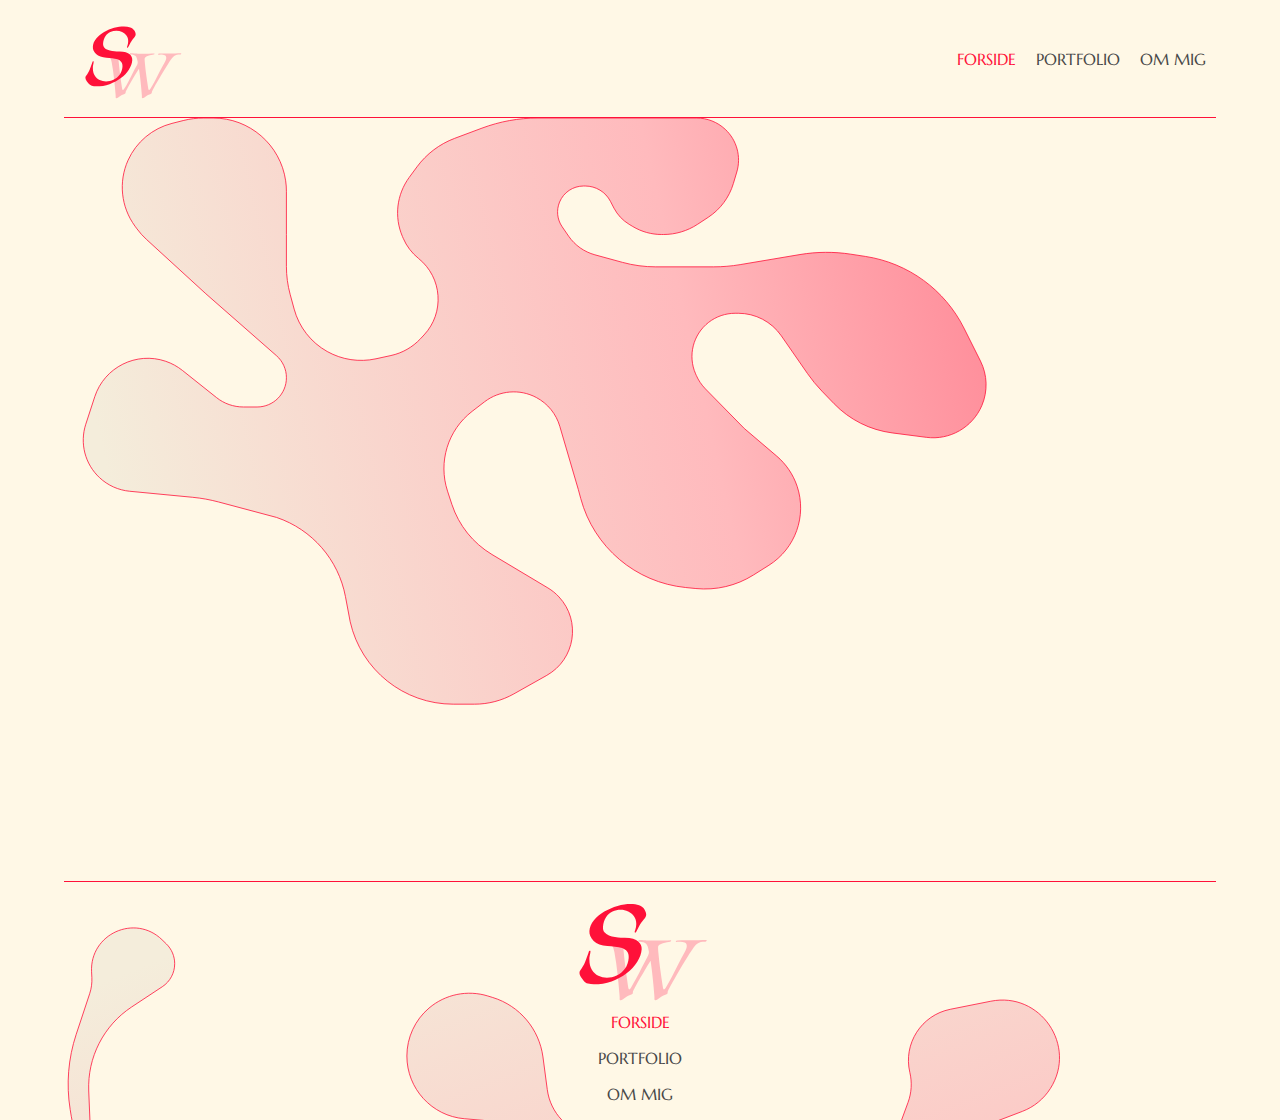
<file: index.html>
<!DOCTYPE html>
<html lang="en">

<head>
    <meta charset="UTF-8">
    <meta name="viewport" content="width=device-width, initial-scale=1.0">
    <title>FORSIDE</title>
    <link rel="stylesheet" href="css/generel.css">
    <link rel="stylesheet" href="css/layout.css">
    <link rel="preconnect" href="https://fonts.googleapis.com">
    <link rel="preconnect" href="https://fonts.gstatic.com" crossorigin>

    <link
        href="https://fonts.googleapis.com/css2?family=Marcellus&family=Playfair+Display:wght@400;600&family=Viaoda+Libre&display=swap"
        rel="stylesheet">
    <link rel="apple-touch-icon" sizes="180x180" href="img/favicon_io/apple-touch-icon.png">
    <link rel="icon" type="image/png" sizes="32x32" href="img/favicon_io/favicon-32x32.png">
    <link rel="icon" type="image/png" sizes="16x16" href="img/favicon_io/favicon-16x16.png">
    <link rel="manifest" href="img/favicon_io/site.webmanifest">
</head>

<body>
    <header>
        <nav class="navbar">
            <a href="index.html"><img class="nav-branding" src="img/logo.svg" alt="logo"></a>
            <ul class="nav-menu">
                <li class="nav-item"><a href="index.html" class="nav-link active">FORSIDE</a></li>
                <li class="nav-item"><a href="portfolio.html" class="nav-link">PORTFOLIO</a></li>
                <li class="nav-item"><a href="ommig.html" class="nav-link">OM MIG</a></li>
            </ul>
            <div class="hamburger">
                <span class="bar"></span>
                <span class="bar"></span>
                <span class="bar"></span>
            </div>
        </nav>
    </header>
    <main>
        <section class="hero-img">
            <div class="hero-fill ">
                <div class="hero-text pos1">
                    <h1>PORTFOLIO</h1>
                </div>
                <a id="hero-button" href="portfolio.html">
                    <div class="button pos1">
                        <p class="buttontext">udforsk</p>
                    </div>
                </a>
            </div>
        </section>
    </main>
    <footer>
        <div class="footerflex">
            <div><a href="index.html"> <img id="logo" src=" img/logo.svg" alt="logo"></a></div>
            <div>
                <nav>
                    <ul>
                        <li class=" nav-item footer"><a href="index.html" class="active">FORSIDE</a></li>
                        <li class="nav-item footer"><a href="portfolio.html" class="">PORTFOLIO</a></li>
                        <li class="nav-item footer"><a href="ommig.html" class="">OM MIG</a></li>
                    </ul>
                </nav>
            </div>
        </div>
    </footer>
    <script src="js/script.js"></script>
</body>

</html>
</file>
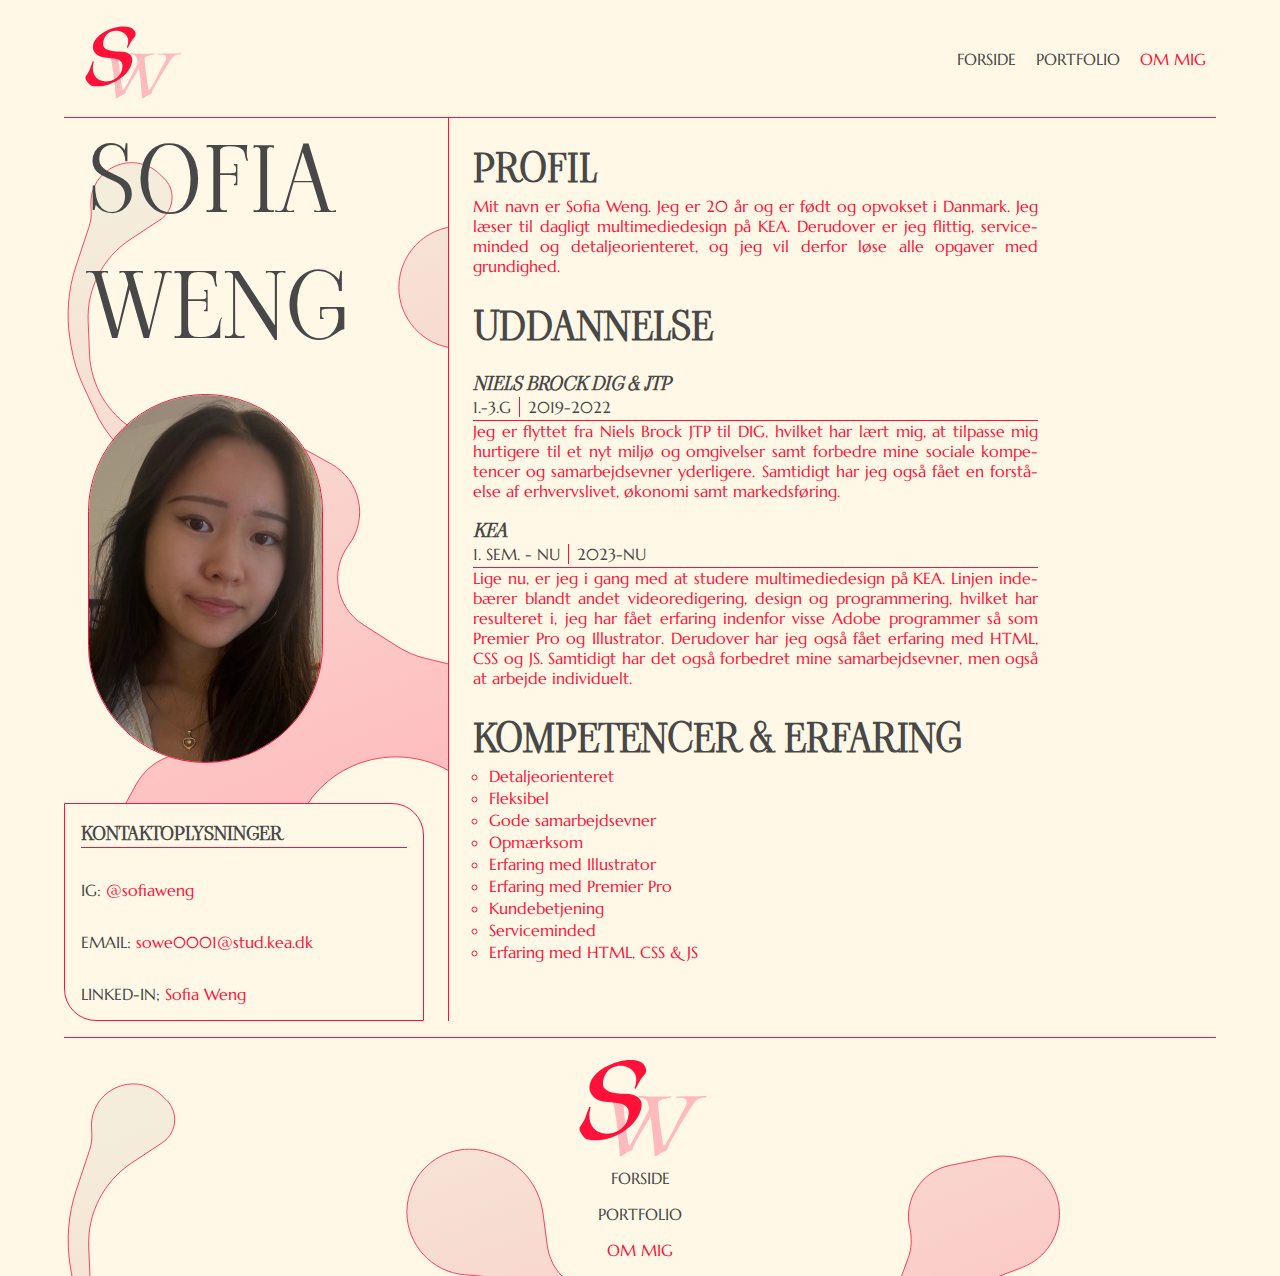
<file: ommig.html>
<!DOCTYPE html>
<html lang="da">

<head>
    <meta charset="UTF-8">
    <meta name="viewport" content="width=device-width, initial-scale=1.0">
    <title>OM MIG</title>
    <link rel="stylesheet" href="css/generel.css">
    <link rel="stylesheet" href="css/layout.css">
    <link rel="preconnect" href="https://fonts.googleapis.com">
    <link rel="preconnect" href="https://fonts.gstatic.com" crossorigin>
    <link
        href="https://fonts.googleapis.com/css2?family=Marcellus&family=Playfair+Display:wght@400;600&family=Viaoda+Libre&display=swap"
        rel="stylesheet">
    <link rel="apple-touch-icon" sizes="180x180" href="img/favicon_io/apple-touch-icon.png">
    <link rel="icon" type="image/png" sizes="32x32" href="img/favicon_io/favicon-32x32.png">
    <link rel="icon" type="image/png" sizes="16x16" href="img/favicon_io/favicon-16x16.png">
    <link rel="manifest" href="img/favicon_io/site.webmanifest">
</head>

<body>
    <header>
        <nav class="navbar">
            <a href="index.html"><img class="nav-branding" src="img/logo.svg" alt="logo"></a>
            <ul class="nav-menu">
                <li class="nav-item"><a href="index.html" class="nav-link">FORSIDE</a></li>
                <li class="nav-item"><a href="portfolio.html" class="nav-link">PORTFOLIO</a></li>
                <li class="nav-item"><a href="ommig.html" class="nav-link active">OM MIG</a></li>
            </ul>
            <div class="hamburger">
                <span class="bar"></span>
                <span class="bar"></span>
                <span class="bar"></span>
            </div>
        </nav>
    </header>
    <main>
        <div class="cv">
            <div class="col1">
                <section>
                    <h1>SOFIA WENG</h1>
                </section>
                <div class="grid_1fr1fr">
                    <div> <img class="portrait" src="img/portrait.webp" alt="portrait">
                    </div>
                    <section class="kontakt">
                        <h3>KONTAKTOPLYSNINGER</h3>
                        <ul>
                            <li> IG: <a href="https://www.instagram.com/sofia.weng/">@sofiaweng</a> </li>
                            <li>EMAIL: <a href="mailto:sowe0001@stud.kea.dk">sowe0001@stud.kea.dk</a></li>
                            <li>LINKED-IN; <a href="https://www.linkedin.com/in/sofia-weng-278525212/">Sofia Weng</a>
                            </li>
                        </ul>
                    </section>
                </div>

            </div>
            <div class="col2">
                <section>
                    <h2>PROFIL</h2>
                    <p>Mit navn er Sofia Weng. Jeg er 20 år og er født og opvokset i Danmark. Jeg læser til dagligt
                        multimediedesign på KEA. Derudover er jeg flittig, serviceminded og detaljeorienteret, og jeg
                        vil derfor løse alle opgaver med grundighed. </p>
                </section>
                <section class="uddannelse">
                    <h2>UDDANNELSE</h2>
                    <div>
                        <h3> <em>NIELS BROCK DIG & JTP</em></h3>

                        <div class="flex-row">
                            <p> 1.-3.G </p>
                            <p>2019-2022</p>
                        </div>

                        <p>Jeg er flyttet fra Niels Brock JTP til DIG, hvilket har lært mig, at tilpasse mig hurtigere
                            til
                            et nyt miljø og omgivelser samt forbedre mine sociale kompetencer og samarbejdsevner
                            yderligere.
                            Samtidigt har jeg også fået en forståelse af erhvervslivet, økonomi samt markedsføring.</p>
                    </div>
                    <div>
                        <h3> <em>KEA</em></h3>

                        <div class="flex-row">
                            <p>1. SEM. - NU </p>
                            <p>2023-NU</p>
                        </div>

                        <p>Lige nu, er jeg i gang med at studere multimediedesign på KEA. Linjen indebærer blandt andet
                            videoredigering, design og programmering, hvilket har resulteret i, jeg har fået erfaring
                            indenfor visse Adobe programmer så som Premier Pro og Illustrator. Derudover har jeg også
                            fået erfaring med HTML, CSS og JS. Samtidigt har det også forbedret mine samarbejdsevner,
                            men også at arbejde individuelt.
                        </p>
                    </div>

                </section>
                <section class="kompetencer">
                    <h2>KOMPETENCER & ERFARING</h2>
                    <ul>
                        <li> Detaljeorienteret</li>
                        <li> Fleksibel </li>
                        <li>Gode samarbejdsevner</li>
                        <li>Opmærksom</li>
                        <li>Erfaring med Illustrator</li>
                        <li>Erfaring med Premier Pro</li>
                        <li>Kundebetjening</li>
                        <li>Serviceminded</li>
                        <li>Erfaring med HTML, CSS & JS</li>
                    </ul>
                </section>
            </div>
        </div>
    </main>
    <footer>
        <div class="footerflex">
            <div><a href="index.html"> <img id="logo" src=" img/logo.svg" alt="logo"></a></div>
            <div>
                <nav>
                    <ul>
                        <li class=" nav-item footer"><a href="index.html" class="">FORSIDE</a></li>
                        <li class="nav-item footer"><a href="portfolio.html" class="">PORTFOLIO</a></li>
                        <li class="nav-item footer"><a href="ommig.html" class="active">OM MIG</a></li>
                    </ul>
                </nav>
            </div>
        </div>
    </footer>
    <script src="js/script.js"></script>
</body>

</html>
</file>
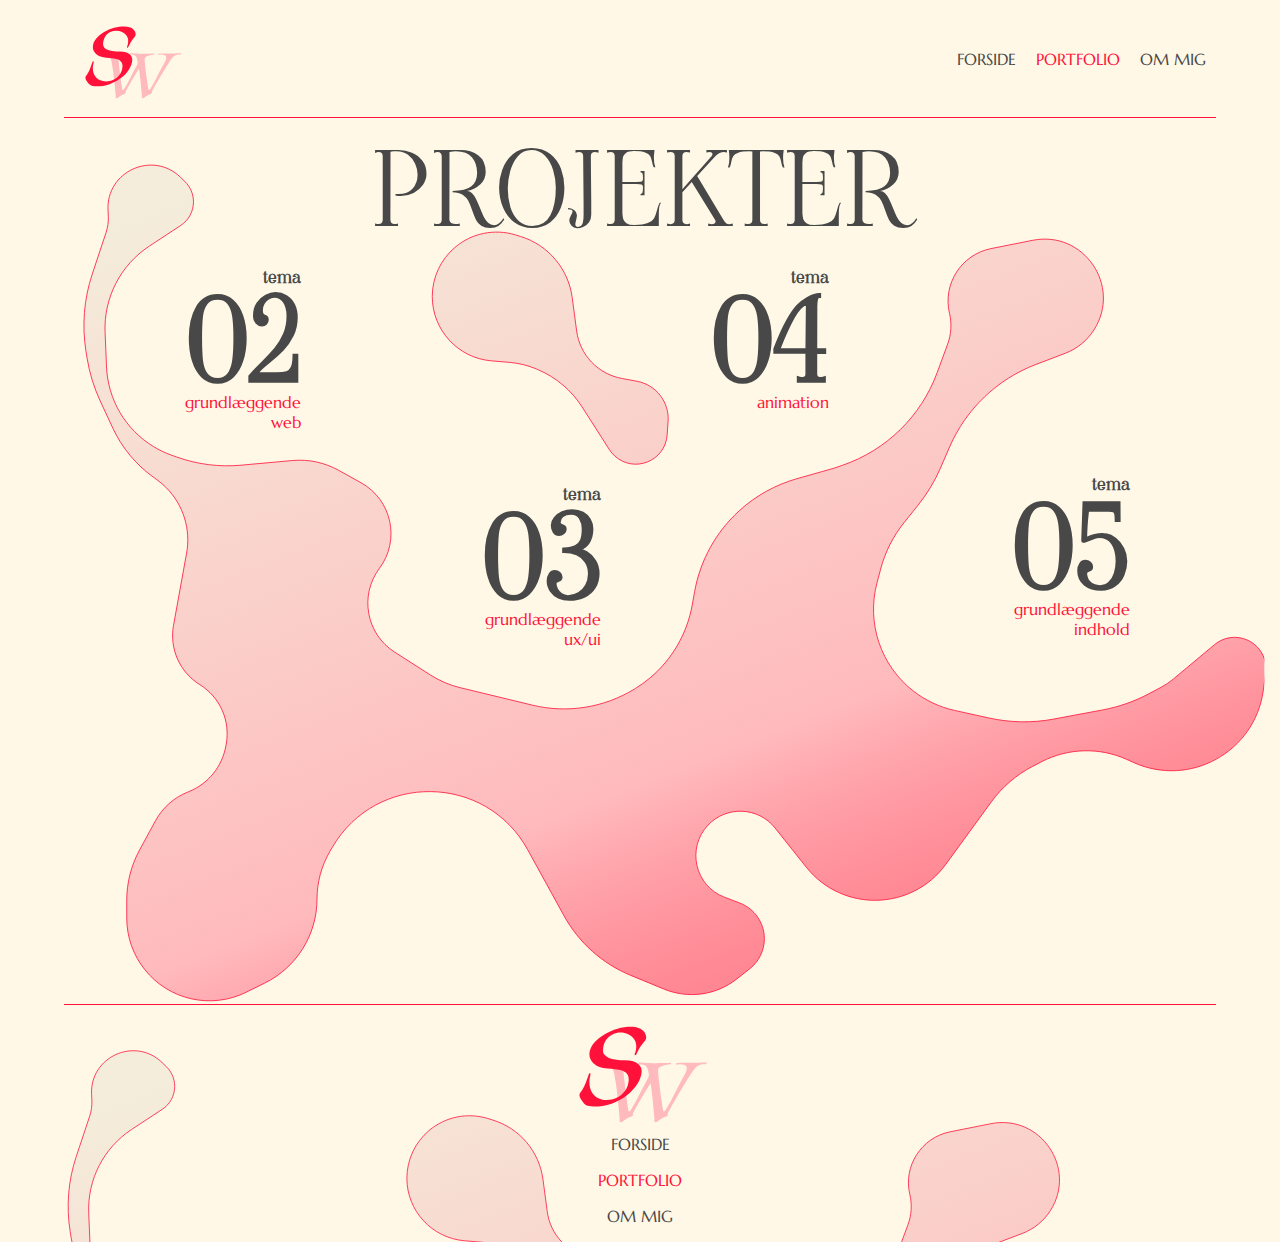
<file: portfolio.html>
<!DOCTYPE html>
<html lang="en">

<head>
    <meta charset="UTF-8">
    <meta name="viewport" content="width=device-width, initial-scale=1.0">
    <title>PORTFOLIO</title>
    <link rel="stylesheet" href="css/portfolio.css">
    <link rel="stylesheet" href="css/layout.css">
    <link rel="stylesheet" href="css/generel.css">
    <link rel="preconnect" href="https://fonts.googleapis.com">
    <link rel="preconnect" href="https://fonts.gstatic.com" crossorigin>
    <link
        href="https://fonts.googleapis.com/css2?family=Marcellus&family=Playfair+Display:wght@400;600&family=Viaoda+Libre&display=swap"
        rel="stylesheet">

    <link rel="apple-touch-icon" sizes="180x180" href="img/favicon_io/apple-touch-icon.png">
    <link rel="icon" type="image/png" sizes="32x32" href="img/favicon_io/favicon-32x32.png">
    <link rel="icon" type="image/png" sizes="16x16" href="img/favicon_io/favicon-16x16.png">
    <link rel="manifest" href="img/favicon_io/site.webmanifest">
</head>

<body>
    <header>
        <nav class="navbar">
            <a href="index.html"><img class="nav-branding" src="img/logo.svg" alt="logo"></a>
            <ul class="nav-menu">
                <li class="nav-item"><a href="index.html" class="nav-link ">FORSIDE</a></li>
                <li class="nav-item"><a href="portfolio.html" class="nav-link active">PORTFOLIO</a></li>
                <li class="nav-item"><a href="ommig.html" class="nav-link">OM MIG</a></li>
            </ul>
            <div class="hamburger">
                <span class="bar"></span>
                <span class="bar"></span>
                <span class="bar"></span>
            </div>
        </nav>
    </header>
    <img class="backgroundimg4" src="img/illustrations/backgroundimg4.svg" alt="">
    <img class="backgroundimg5" src="img/illustrations/backgroundimg5.svg" alt="">
    <main>

        <section class="section2">
            <h1>PROJEKTER</h1>
            <div id="indholdsfortegnelse">
                <div class="grid_1fr">
                    <div class="grid_1fr-2fr">
                        <div>
                            <a class="tema" href="tema02.html">
                                <h3>tema</h3>
                                <h2 class="nr"> 02</h2>
                                <p class="emne">grundlæggende <br>web</p>
                            </a>
                        </div>
                        <div></div>
                    </div>
                    <div class="grid_1fr-1fr">
                        <div></div>
                        <div>
                            <a class="tema" href="tema03.html">
                                <h3>tema</h3>
                                <h2 class="nr">03</h2>
                                <p class="emne">grundlæggende<br> ux/ui</p>
                            </a>
                        </div>
                    </div>

                </div>
                <div class="grid_1fr">
                    <div class="grid_1fr-2fr">
                        <div>
                            <a class="tema" href="tema04.html">
                                <h3>tema</h3>
                                <h2 class="nr">04</h2>
                                <p class="emne">animation</p>
                            </a>
                        </div>
                        <div></div>
                    </div>
                    <div class="grid_1fr-1fr">
                        <div>
                        </div>
                        <div> <a class="tema" href="tema05.html">
                                <h3>tema</h3>
                                <h2 class="nr">05</h2>
                                <p class="emne">grundlæggende<br> indhold</p>
                            </a> </div>
                    </div>

                </div>
            </div>
        </section>
    </main>
    <footer>
        <div class="footerflex">
            <div><a href="index.html"> <img id="logo" src=" img/logo.svg" alt="logo"></a></div>
            <div>
                <nav>
                    <ul>
                        <li class=" nav-item footer"><a href="index.html" class="">FORSIDE</a></li>
                        <li class="nav-item footer"><a href="portfolio.html" class="active">PORTFOLIO</a></li>
                        <li class="nav-item footer"><a href="ommig.html" class="">OM MIG</a></li>
                    </ul>
                </nav>
            </div>
        </div>
    </footer>
    <script src="js/script.js"></script>
</body>

</html>
</file>
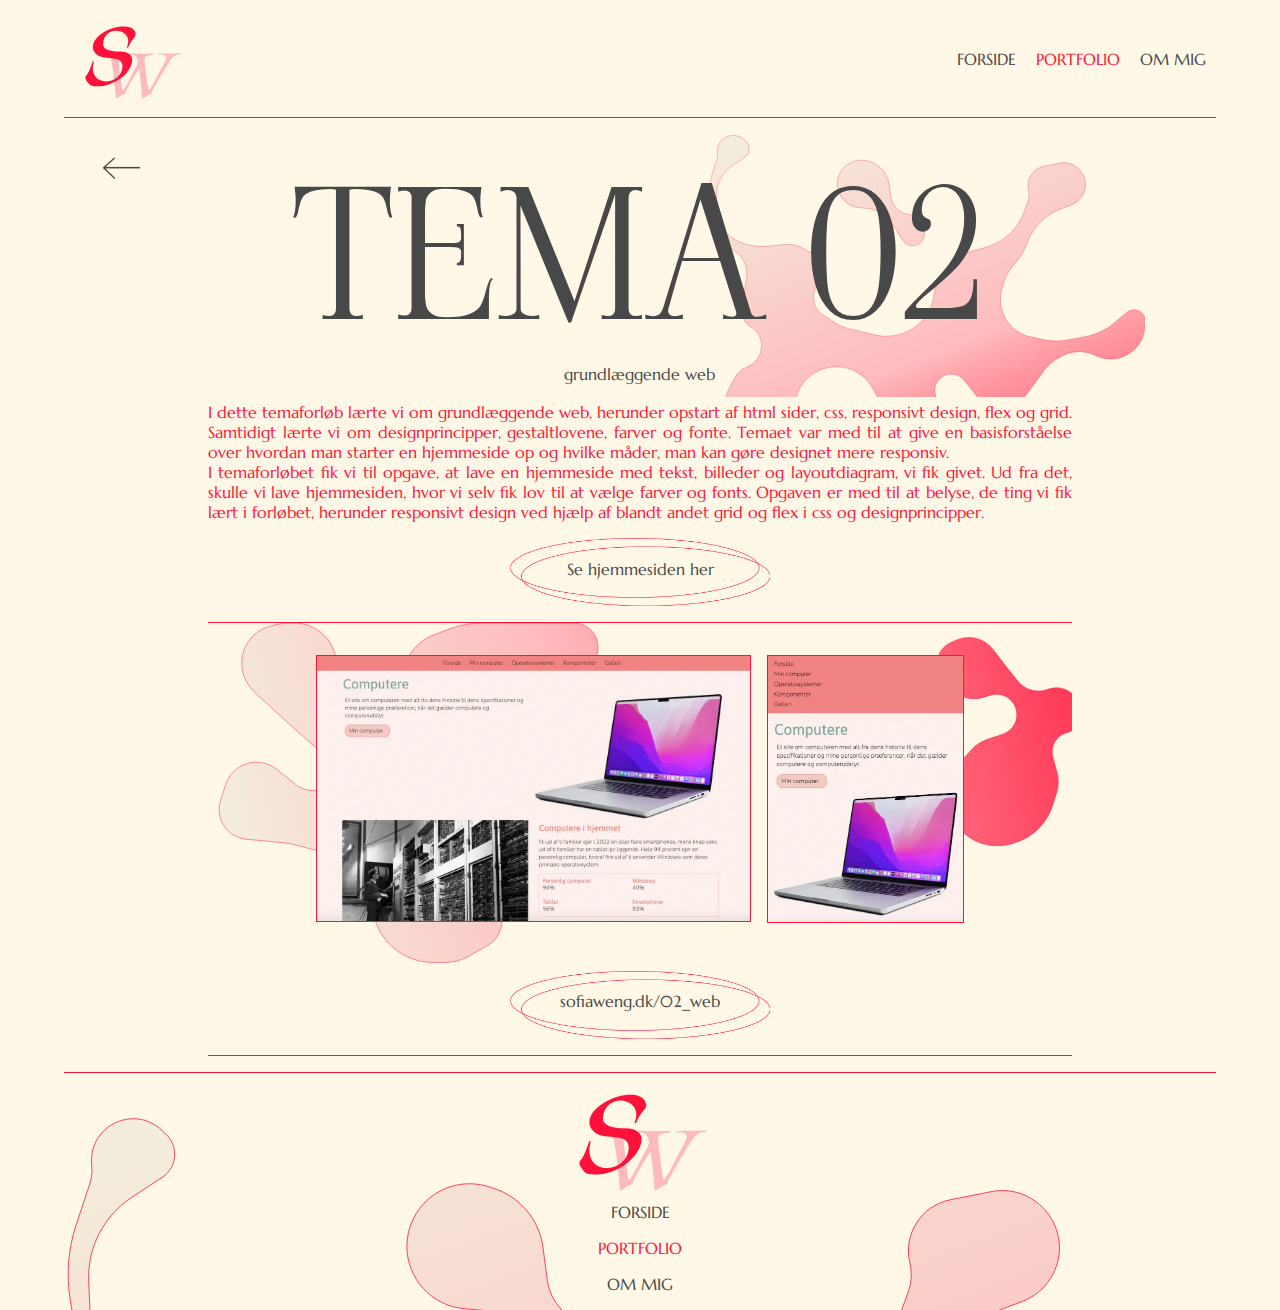
<file: tema02.html>
<!DOCTYPE html>
<html lang="en">

<head>
    <meta charset="UTF-8">
    <meta name="viewport" content="width=device-width, initial-scale=1.0">
    <title>TEMA 02</title>
    <link rel="stylesheet" href="css/generel.css">
    <link rel="stylesheet" href="css/layout.css">
    <link rel="preconnect" href="https://fonts.googleapis.com">
    <link rel="preconnect" href="https://fonts.gstatic.com" crossorigin>
    <link
        href="https://fonts.googleapis.com/css2?family=Marcellus&family=Playfair+Display:wght@400;600&family=Viaoda+Libre&display=swap"
        rel="stylesheet">
    <link rel="apple-touch-icon" sizes="180x180" href="img/favicon_io/apple-touch-icon.png">
    <link rel="icon" type="image/png" sizes="32x32" href="img/favicon_io/favicon-32x32.png">
    <link rel="icon" type="image/png" sizes="16x16" href="img/favicon_io/favicon-16x16.png">
    <link rel="manifest" href="img/favicon_io/site.webmanifest">
</head>

<body>
    <header>
        <nav class="navbar">
            <a href="index.html"><img class="nav-branding" src="img/logo.svg" alt="logo"></a>
            <ul class="nav-menu">
                <li class="nav-item"><a href="index.html" class="nav-link">FORSIDE</a></li>
                <li class="nav-item"><a href="portfolio.html" class="nav-link active">PORTFOLIO</a></li>
                <li class="nav-item"><a href="ommig.html" class="nav-link">OM MIG</a></li>
            </ul>
            <div class="hamburger">
                <span class="bar"></span>
                <span class="bar"></span>
                <span class="bar"></span>
            </div>
        </nav>
    </header>
    <main>
        <section class="header_goback">
            <div class="back"> <a href="portfolio.html">back </a></div>
            <div>
                <h1>TEMA 02</h1>
                <p>grundlæggende web</p>
            </div>
        </section>
        <div class="temabeskrivelse">
            <p>I dette temaforløb lærte vi om grundlæggende web, herunder opstart af html sider, css, responsivt design,
                flex og grid. Samtidigt lærte vi om designprincipper, gestaltlovene, farver og fonte. Temaet var med til
                at give en basisforståelse over hvordan man starter en hjemmeside op og hvilke måder, man kan gøre
                designet mere responsiv. </p>
            <p> I temaforløbet fik vi til opgave, at lave en hjemmeside med tekst, billeder og layoutdiagram, vi fik
                givet. Ud fra det, skulle vi lave hjemmesiden, hvor vi selv fik lov til at vælge farver og fonts.
                Opgaven er med til at belyse, de ting vi fik lært i forløbet, herunder responsivt design ved hjælp af
                blandt andet grid og flex i css og designprincipper.</p>
            <div class="button"> <a href="https://sofiaweng.dk/kea/02_web/01_website/website/">
                    <p class="buttontext">Se hjemmesiden her</p>
                </a></div>
        </div>
        <div class="galleri02 temabeskrivelse">
            <div class="grid_2fr-1fr">
                <img class="image" src="img/tema/02index_comp.webp" alt="">
                <img class="image" src="img/tema/02index_mobil.webp" alt="">
            </div>
            <div class="button"> <a href="https://sofiaweng.dk/kea/02_web/01_website/website/">
                    <p class="buttontext">sofiaweng.dk/02_web</p>
                </a></div>
        </div>

    </main>
    <footer>
        <div class="footerflex">
            <div><a href="index.html"> <img id="logo" src=" img/logo.svg" alt="logo"></a></div>
            <div>
                <nav>
                    <ul>
                        <li class=" nav-item footer"><a href="index.html" class="">FORSIDE</a></li>
                        <li class="nav-item footer"><a href="portfolio.html" class="active">PORTFOLIO</a></li>
                        <li class="nav-item footer"><a href="ommig.html" class="">OM MIG</a></li>
                    </ul>
                </nav>
            </div>
        </div>
    </footer>
    <script src="js/script.js"></script>
</body>

</html>
</file>
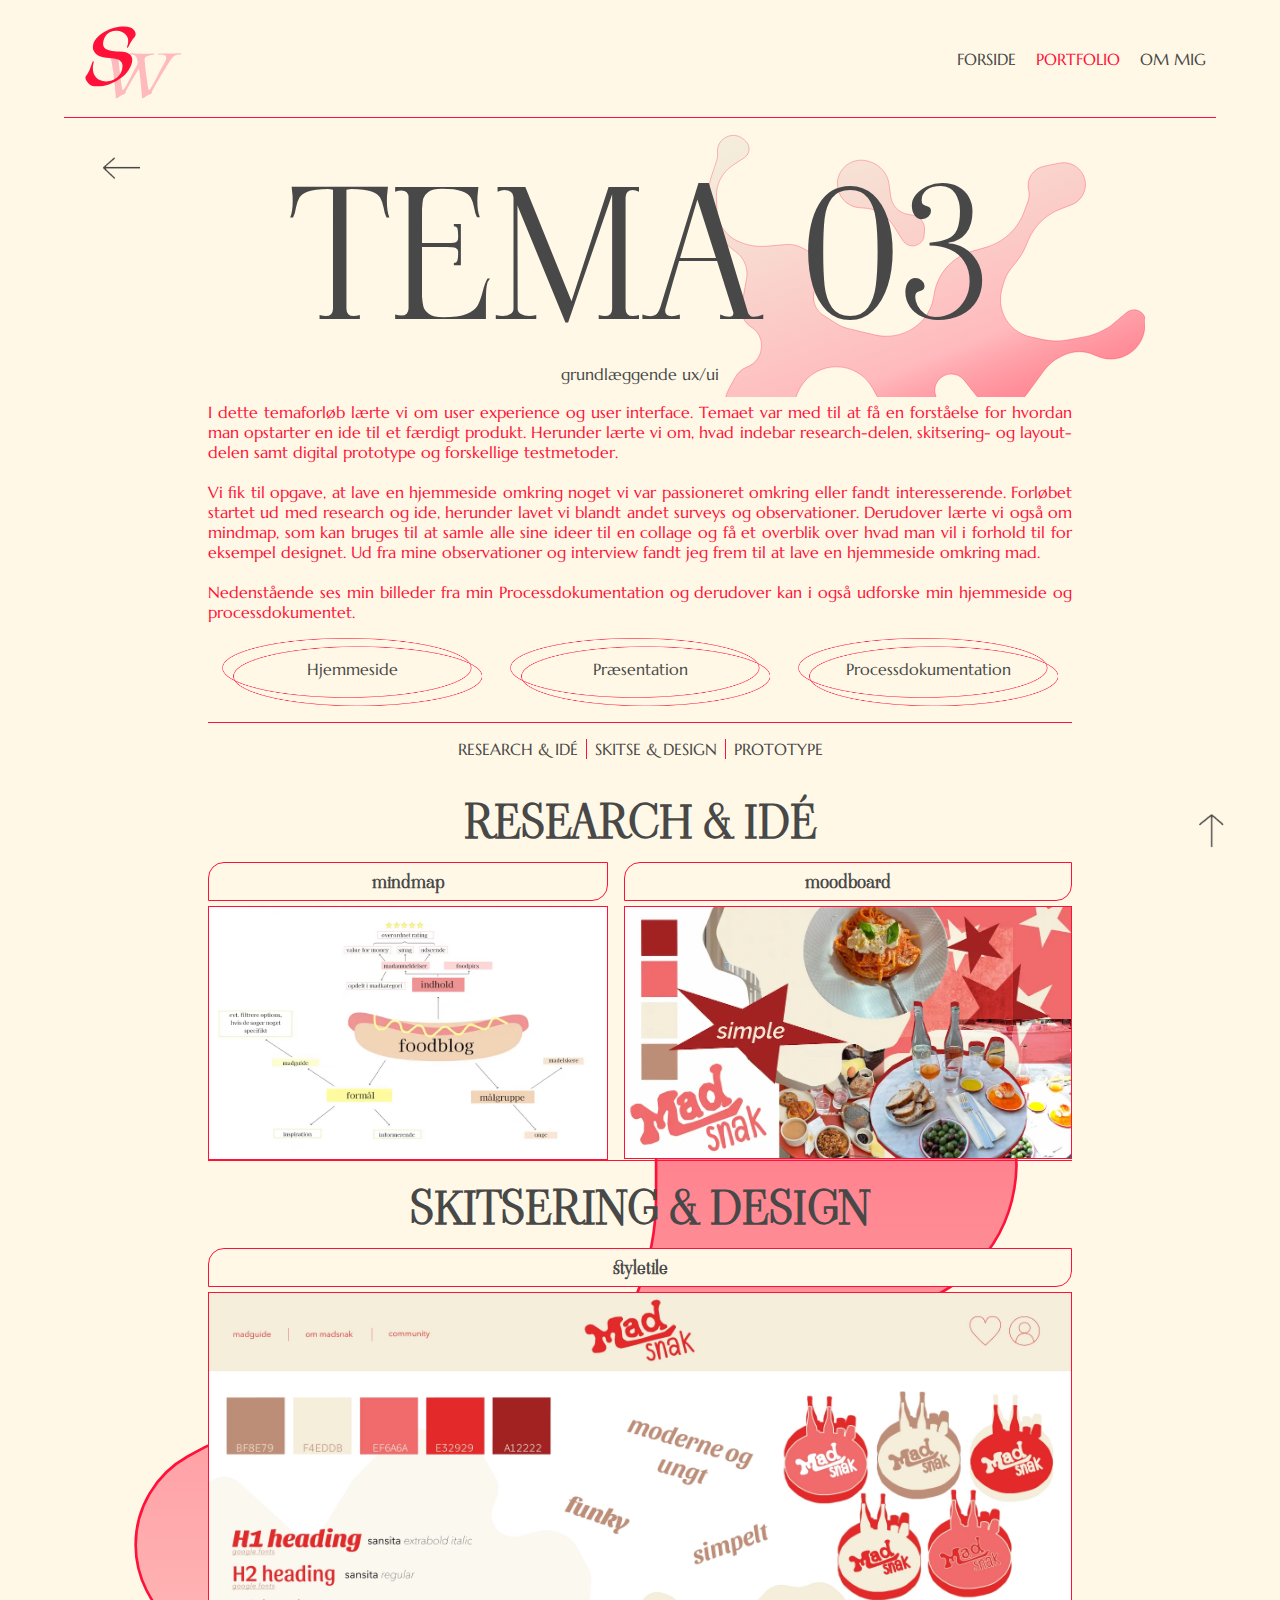
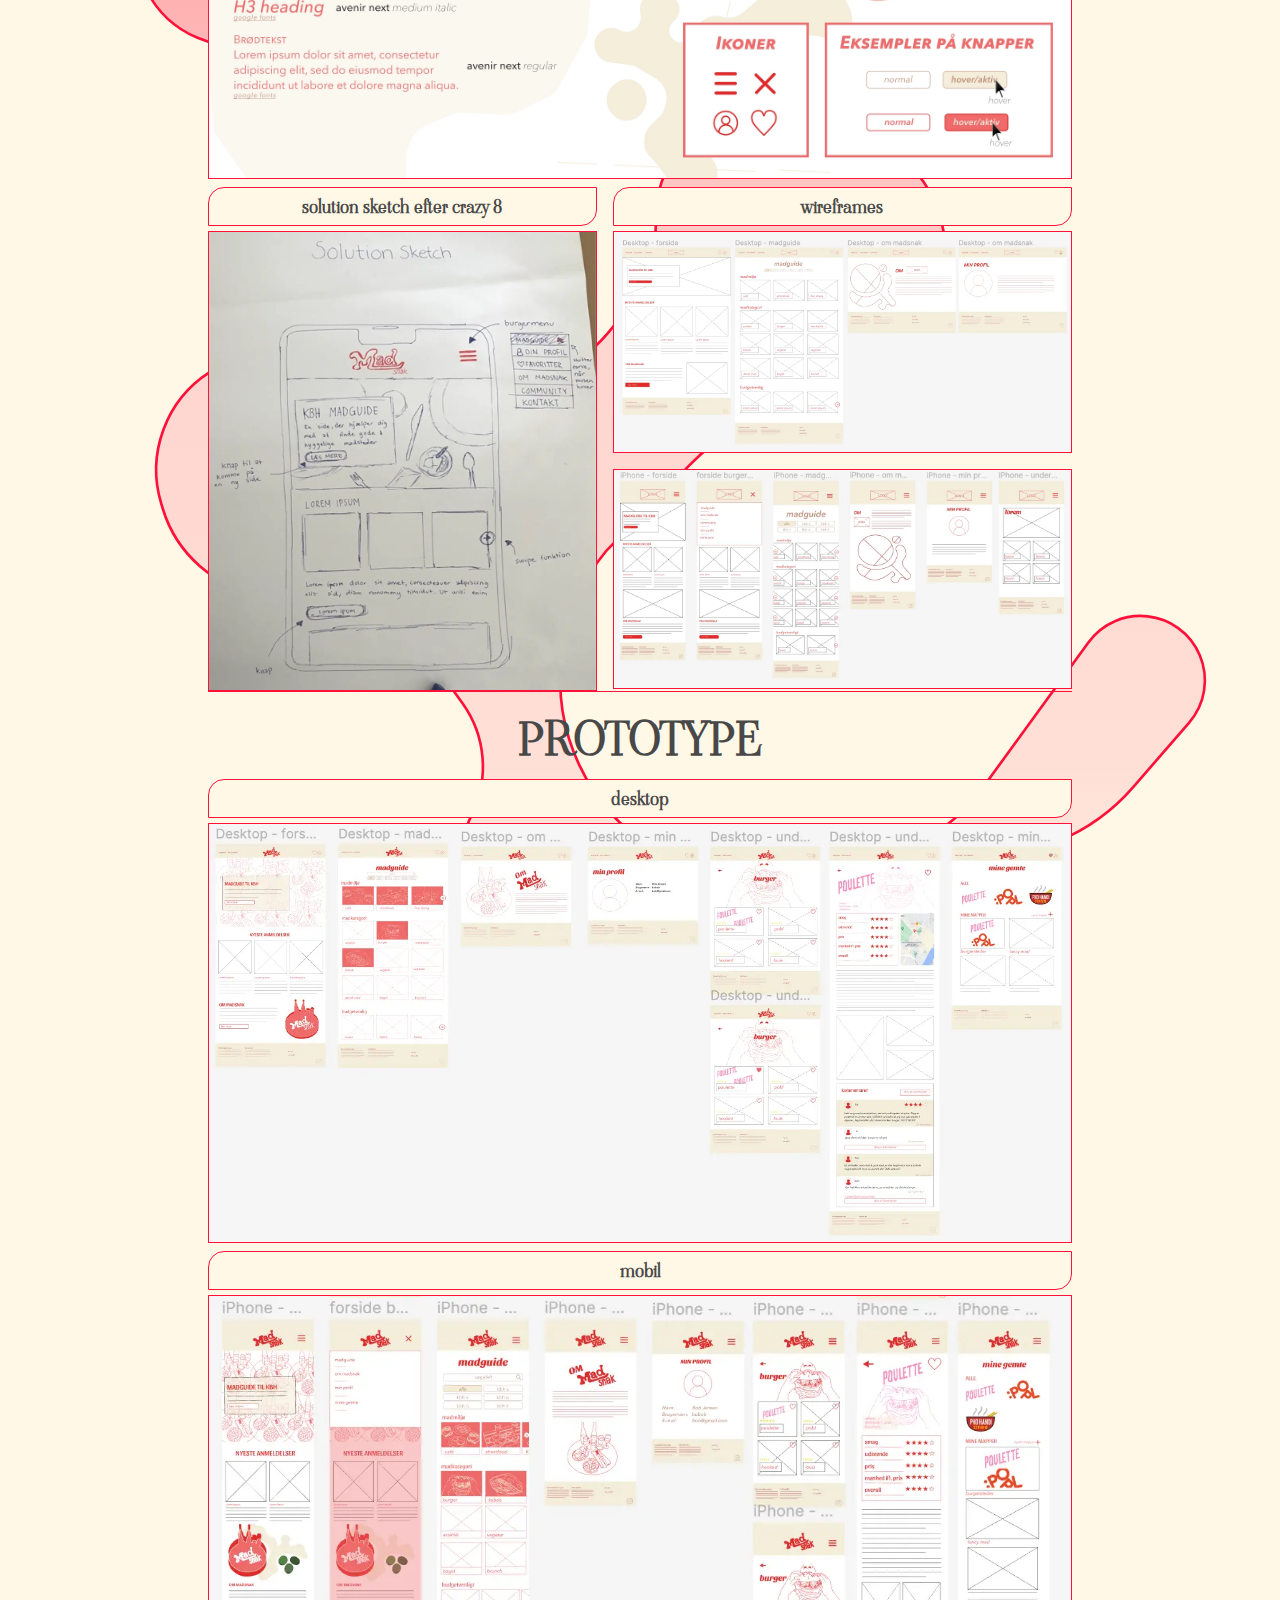
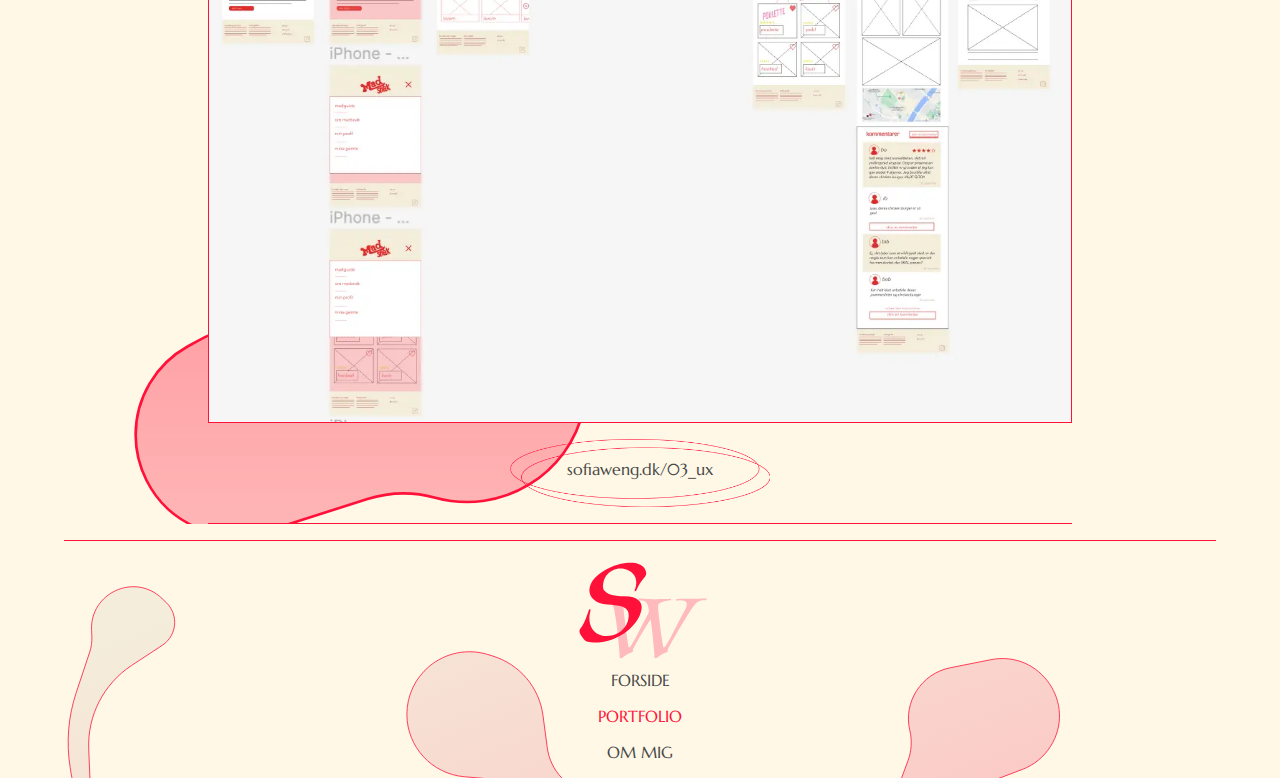
<file: tema03.html>
<!DOCTYPE html>
<html lang="en">

<head>
    <meta charset="UTF-8">
    <meta name="viewport" content="width=device-width, initial-scale=1.0">
    <title>TEMA 03</title>
    <link rel="stylesheet" href="css/generel.css">
    <link rel="stylesheet" href="css/layout.css">
    <link rel="preconnect" href="https://fonts.googleapis.com">
    <link rel="preconnect" href="https://fonts.gstatic.com" crossorigin>
    <link
        href="https://fonts.googleapis.com/css2?family=Marcellus&family=Playfair+Display:wght@400;600&family=Viaoda+Libre&display=swap"
        rel="stylesheet">
    <link rel="apple-touch-icon" sizes="180x180" href="img/favicon_io/apple-touch-icon.png">
    <link rel="icon" type="image/png" sizes="32x32" href="img/favicon_io/favicon-32x32.png">
    <link rel="icon" type="image/png" sizes="16x16" href="img/favicon_io/favicon-16x16.png">
    <link rel="manifest" href="img/favicon_io/site.webmanifest">
</head>

<body>
    <div id="top">
    </div>
    <header>
        <nav class="navbar">
            <a href="index.html"><img class="nav-branding" src="img/logo.svg" alt="logo"></a>
            <ul class="nav-menu">
                <li class="nav-item"><a href="index.html" class="nav-link">FORSIDE</a></li>
                <li class="nav-item"><a href="portfolio.html" class="nav-link active">PORTFOLIO</a></li>
                <li class="nav-item"><a href="ommig.html" class="nav-link">OM MIG</a></li>
            </ul>
            <div class="hamburger">
                <span class="bar"></span>
                <span class="bar"></span>
                <span class="bar"></span>
            </div>
        </nav>
    </header>
    <main>

        <section class="header_goback">
            <div class="back"> <a href="portfolio.html">back </a></div>
            <div>
                <h1>TEMA 03</h1>
                <p>grundlæggende ux/ui</p>
            </div>
        </section>
        <div class="temabeskrivelse">
            <p>I dette temaforløb lærte vi om user experience og user interface. Temaet var med til at få en
                forståelse
                for hvordan man opstarter en ide til et færdigt produkt. Herunder lærte vi om, hvad indebar
                research-delen, skitsering- og layout-delen samt digital prototype og forskellige testmetoder. </p>
            <p> <br>Vi fik til opgave, at lave en hjemmeside omkring noget vi var passioneret omkring eller fandt
                interesserende.
                Forløbet startet ud med research og ide, herunder lavet vi blandt andet surveys og
                observationer. Derudover lærte vi også om mindmap, som kan bruges til at samle alle sine ideer til
                en
                collage og få et overblik over hvad man vil i forhold til for eksempel designet. Ud fra mine
                observationer og interview fandt jeg frem til at lave en hjemmeside omkring mad.</p>
            <p><br> Nedenstående ses min billeder fra min Processdokumentation og derudover kan i også udforske min
                hjemmeside og processdokumentet.</p>
            <div class="flex_button">
                <div class="button"> <a href="https://sofiaweng.dk/kea/03_ux/01_kodet_side/">
                        <p class="buttontext">Hjemmeside</p>
                    </a></div>
                <div class="button"> <a
                        href="https://acrobat.adobe.com/id/urn:aaid:sc:EU:7589bb88-f498-4b09-8759-0e8d6709ee7c">
                        <p class="buttontext">Præsentation</p>
                    </a></div>
                <div class="button"> <a
                        href="https://acrobat.adobe.com/id/urn:aaid:sc:EU:b9a0561f-27e2-48e1-8770-97d0acd846b4">
                        <p class="buttontext">Processdokumentation</p>
                    </a></div>
            </div>

        </div>
        <div class="navigation">
            <nav>
                <ul>
                    <li><a href="#research">RESEARCH & IDÉ</a></li>
                    <li><a href="#skitse">SKITSE & DESIGN</a></li>
                    <li><a href="#prototype">PROTOTYPE</a></li>
                </ul>
            </nav>
        </div>
        <div class="tiltop"><a href="#top">top</a></div>
        <div class="galleri03">
            <section id="research" class="temabeskrivelse">
                <h2>RESEARCH & IDÉ</h2>
                <div class="grid_1fr_1fr">
                    <div>
                        <h3>mindmap</h3>
                        <img src="img/tema/03_mindmap.webp" alt="mindmap">
                    </div>
                    <div>
                        <h3>moodboard</h3>
                        <img src="img/tema/03_moodboard.webp" alt="moodboard">
                    </div>

                </div>
            </section>
            <section id="skitse" class="temabeskrivelse">
                <h2>SKITSERING & DESIGN</h2>
                <div>
                    <h3>styletile</h3>
                    <img src="img/tema/03_styletile.webp" alt="styletile">
                </div>
                <div class="grid_1fr_1fr">
                    <div>
                        <h3>solution sketch efter crazy 8</h3>
                        <img src="img/tema/03_ss.webp" alt="solution sketch">
                    </div>
                    <div class="grid_1fr">
                        <h3>wireframes</h3>

                        <img src="img/tema/03_wireframesdesktop.webp" alt="wireframe desktop">
                        <img src="img/tema/03_wireframesmobil.webp" alt="wireframe mobil">
                    </div>

                </div>


            </section>
            <section id="prototype" class="temabeskrivelse">
                <h2>PROTOTYPE</h2>
                <h3>desktop</h3>
                <img src="img/tema/03_prototypedesktop.webp" alt="prototype desktop">
                <h3>mobil</h3>
                <img src="img/tema/03_prototypemobil.webp" alt="prototype mobil">
                <div class="button"> <a href="https://sofiaweng.dk/kea/03_ux/01_kodet_side/">
                        <p class="buttontext">sofiaweng.dk/03_ux</p>
                    </a></div>
            </section>

        </div>

    </main>
    <footer>
        <div class="footerflex">
            <div><a href="index.html"> <img id="logo" src=" img/logo.svg" alt="logo"></a></div>
            <div>
                <nav>
                    <ul>
                        <li class=" nav-item footer"><a href="index.html" class="">FORSIDE</a></li>
                        <li class="nav-item footer"><a href="portfolio.html" class="active">PORTFOLIO</a></li>
                        <li class="nav-item footer"><a href="ommig.html" class="">OM MIG</a></li>
                    </ul>
                </nav>
            </div>
        </div>
    </footer>
    <script src="js/script.js"></script>
</body>

</html>
</file>
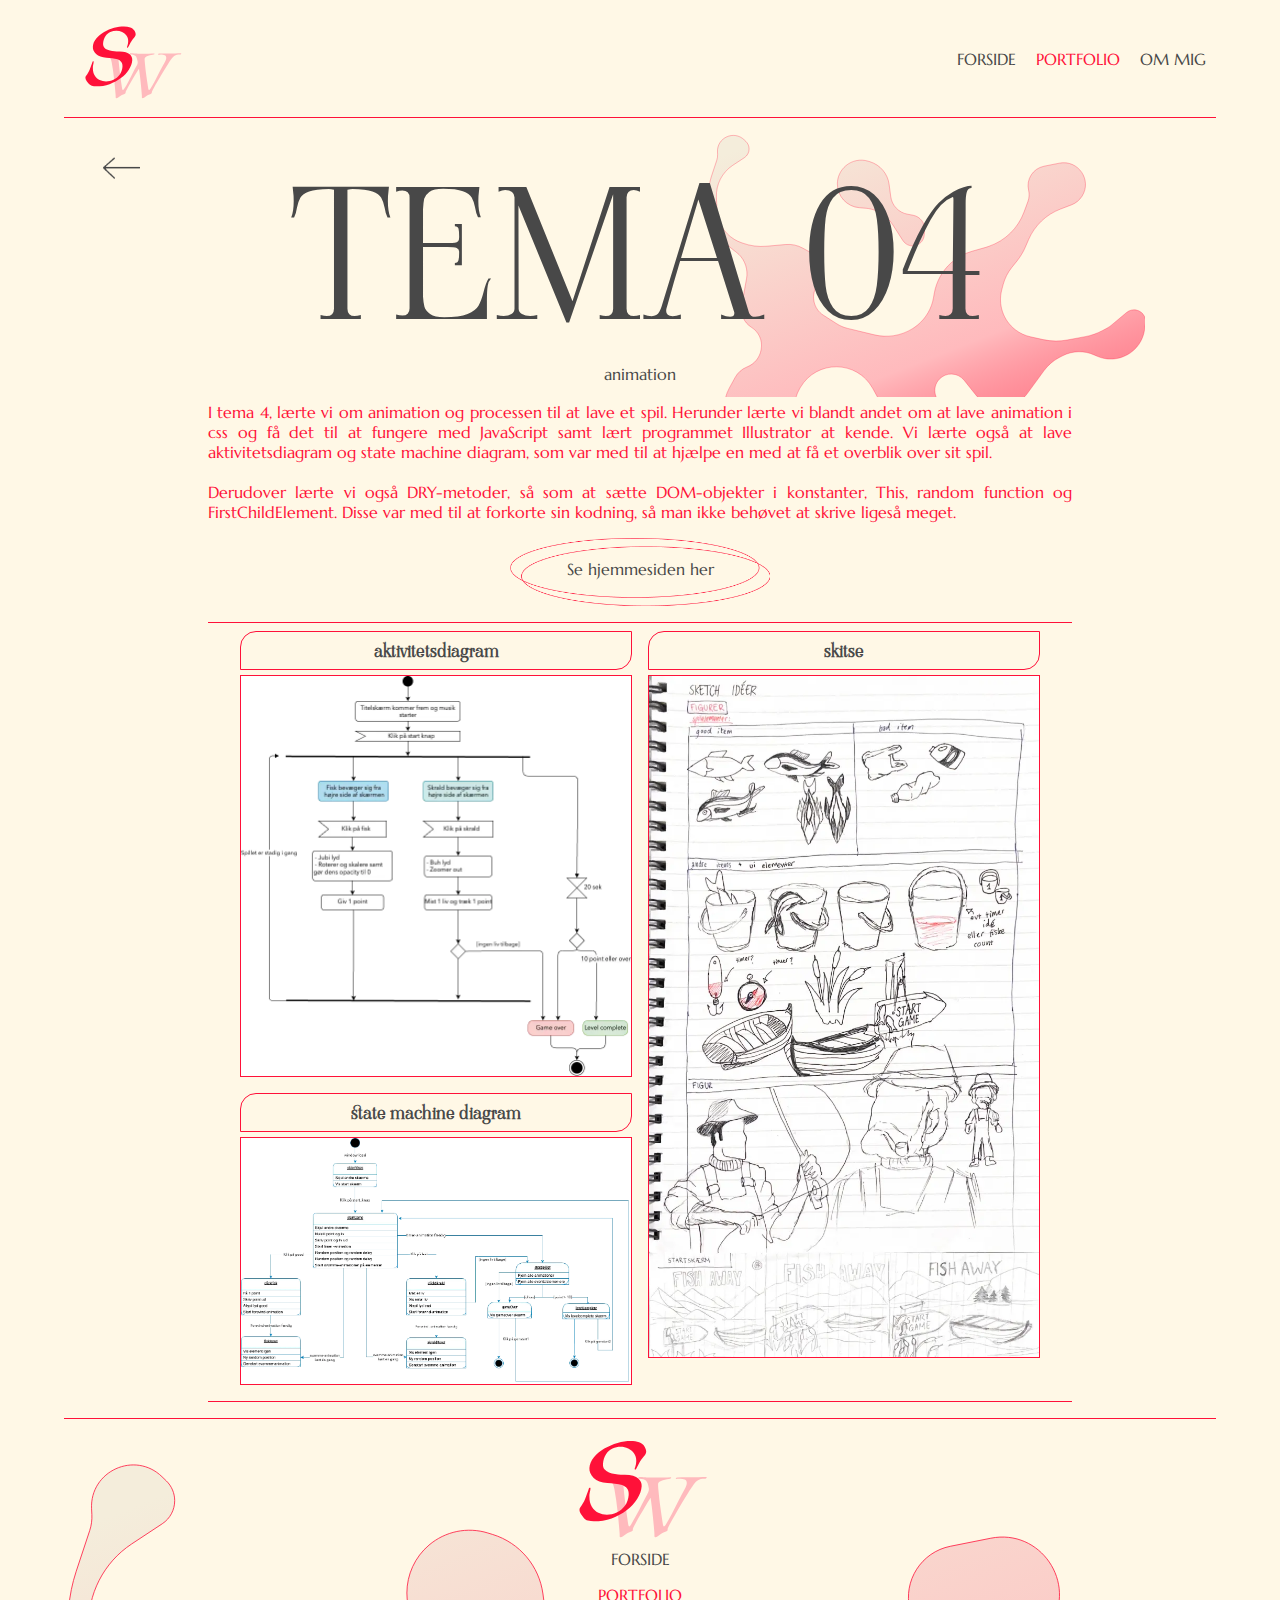
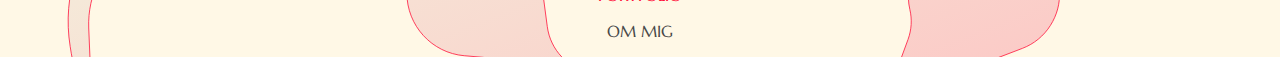
<file: tema04.html>
<!DOCTYPE html>
<html lang="en">

<head>
    <meta charset="UTF-8">
    <meta name="viewport" content="width=device-width, initial-scale=1.0">
    <title>TEMA 04</title>
    <link rel="stylesheet" href="css/generel.css">
    <link rel="stylesheet" href="css/layout.css">
    <link rel="preconnect" href="https://fonts.googleapis.com">
    <link rel="preconnect" href="https://fonts.gstatic.com" crossorigin>
    <link
        href="https://fonts.googleapis.com/css2?family=Marcellus&family=Playfair+Display:wght@400;600&family=Viaoda+Libre&display=swap"
        rel="stylesheet">
    <link rel="apple-touch-icon" sizes="180x180" href="img/favicon_io/apple-touch-icon.png">
    <link rel="icon" type="image/png" sizes="32x32" href="img/favicon_io/favicon-32x32.png">
    <link rel="icon" type="image/png" sizes="16x16" href="img/favicon_io/favicon-16x16.png">
    <link rel="manifest" href="img/favicon_io/site.webmanifest">
</head>

<body>
    <header>
        <nav class="navbar">
            <a href="index.html"><img class="nav-branding" src="img/logo.svg" alt="logo"></a>
            <ul class="nav-menu">
                <li class="nav-item"><a href="index.html" class="nav-link">FORSIDE</a></li>
                <li class="nav-item"><a href="portfolio.html" class="nav-link active">PORTFOLIO</a></li>
                <li class="nav-item"><a href="ommig.html" class="nav-link">OM MIG</a></li>
            </ul>
            <div class="hamburger">
                <span class="bar"></span>
                <span class="bar"></span>
                <span class="bar"></span>
            </div>
        </nav>
    </header>
    <main>
        <section class="header_goback">
            <div class="back"> <a href="portfolio.html">back </a></div>
            <div>
                <h1>TEMA 04</h1>
                <p>animation</p>
            </div>
        </section>
        <div class="temabeskrivelse">
            <p>I tema 4, lærte vi om animation og processen til at lave et spil. Herunder lærte vi blandt andet om at
                lave animation i css og få det til at fungere med JavaScript samt lært programmet Illustrator at kende.

                Vi lærte også at lave aktivitetsdiagram og state machine diagram, som var med til at hjælpe en med at få
                et overblik over sit spil. <br> <br> Derudover lærte vi også DRY-metoder, så som at sætte DOM-objekter i
                konstanter, This, random function og FirstChildElement. Disse var med til at forkorte sin kodning, så
                man ikke behøvet at skrive ligeså meget.</p>
            <div class="button"> <a href="https://sofiaweng.dk/kea/04_animation/website/">
                    <p class="buttontext">Se hjemmesiden her</p>
                </a></div>

        </div>
        <section class="galleri04 temabeskrivelse">
            <div class="grid_1fr_1fr">
                <div>
                    <h3>aktivitetsdiagram</h3>
                    <img src="img/tema/04_aktivitetsdiagram.webp" alt="aktivitetsdiagram">
                    <h3>state machine diagram</h3> <img src="img/tema/04_statemachinediagram.webp"
                        alt="04_statemachinediagram">
                </div>
                <div>
                    <h3>skitse</h3> <img src="img/tema/04_skitse.webp" alt="skitse">
                </div>

            </div>


        </section>

    </main>
    <footer>
        <div class="footerflex">
            <div><a href="index.html"> <img id="logo" src=" img/logo.svg" alt="logo"></a></div>
            <div>
                <nav>
                    <ul>
                        <li class=" nav-item footer"><a href="index.html" class="">FORSIDE</a></li>
                        <li class="nav-item footer"><a href="portfolio.html" class="active">PORTFOLIO</a></li>
                        <li class="nav-item footer"><a href="ommig.html" class="">OM MIG</a></li>
                    </ul>
                </nav>
            </div>
        </div>
    </footer>
    <script src="js/script.js"></script>
</body>

</html>
</file>
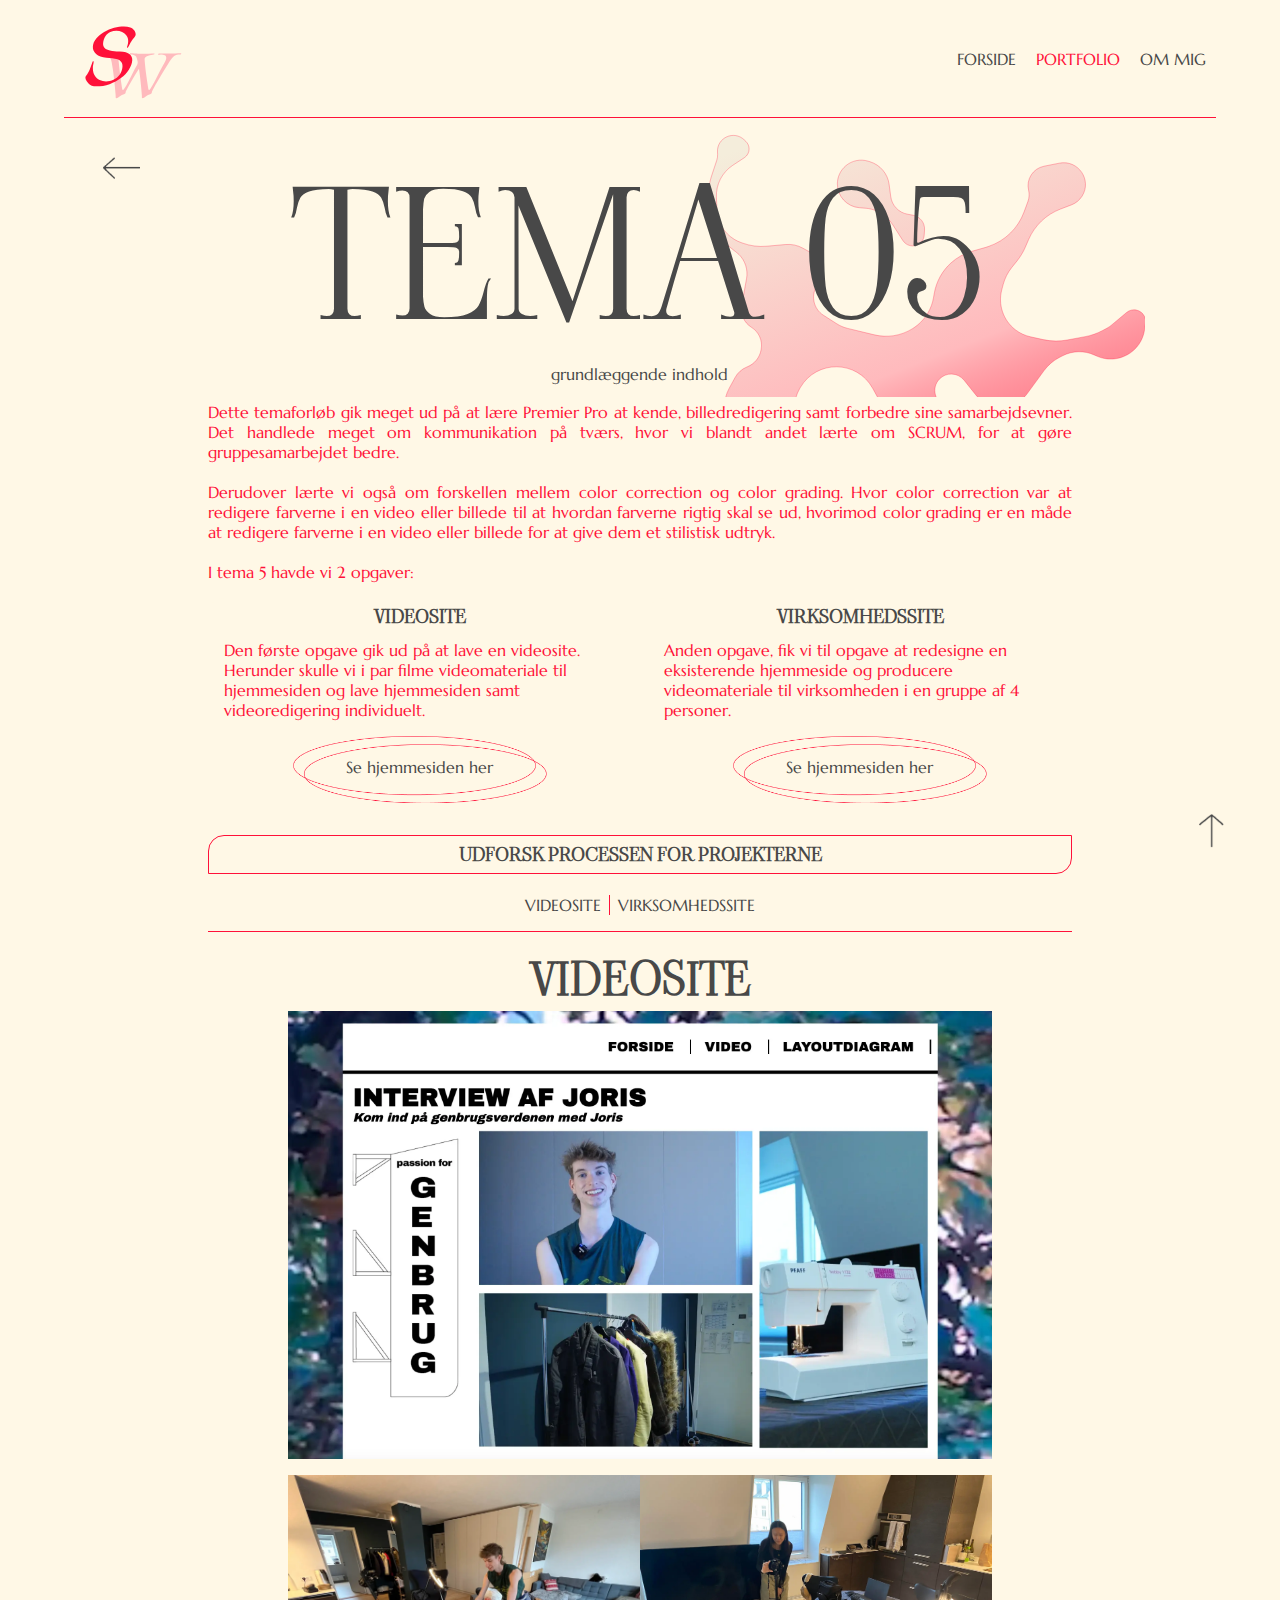
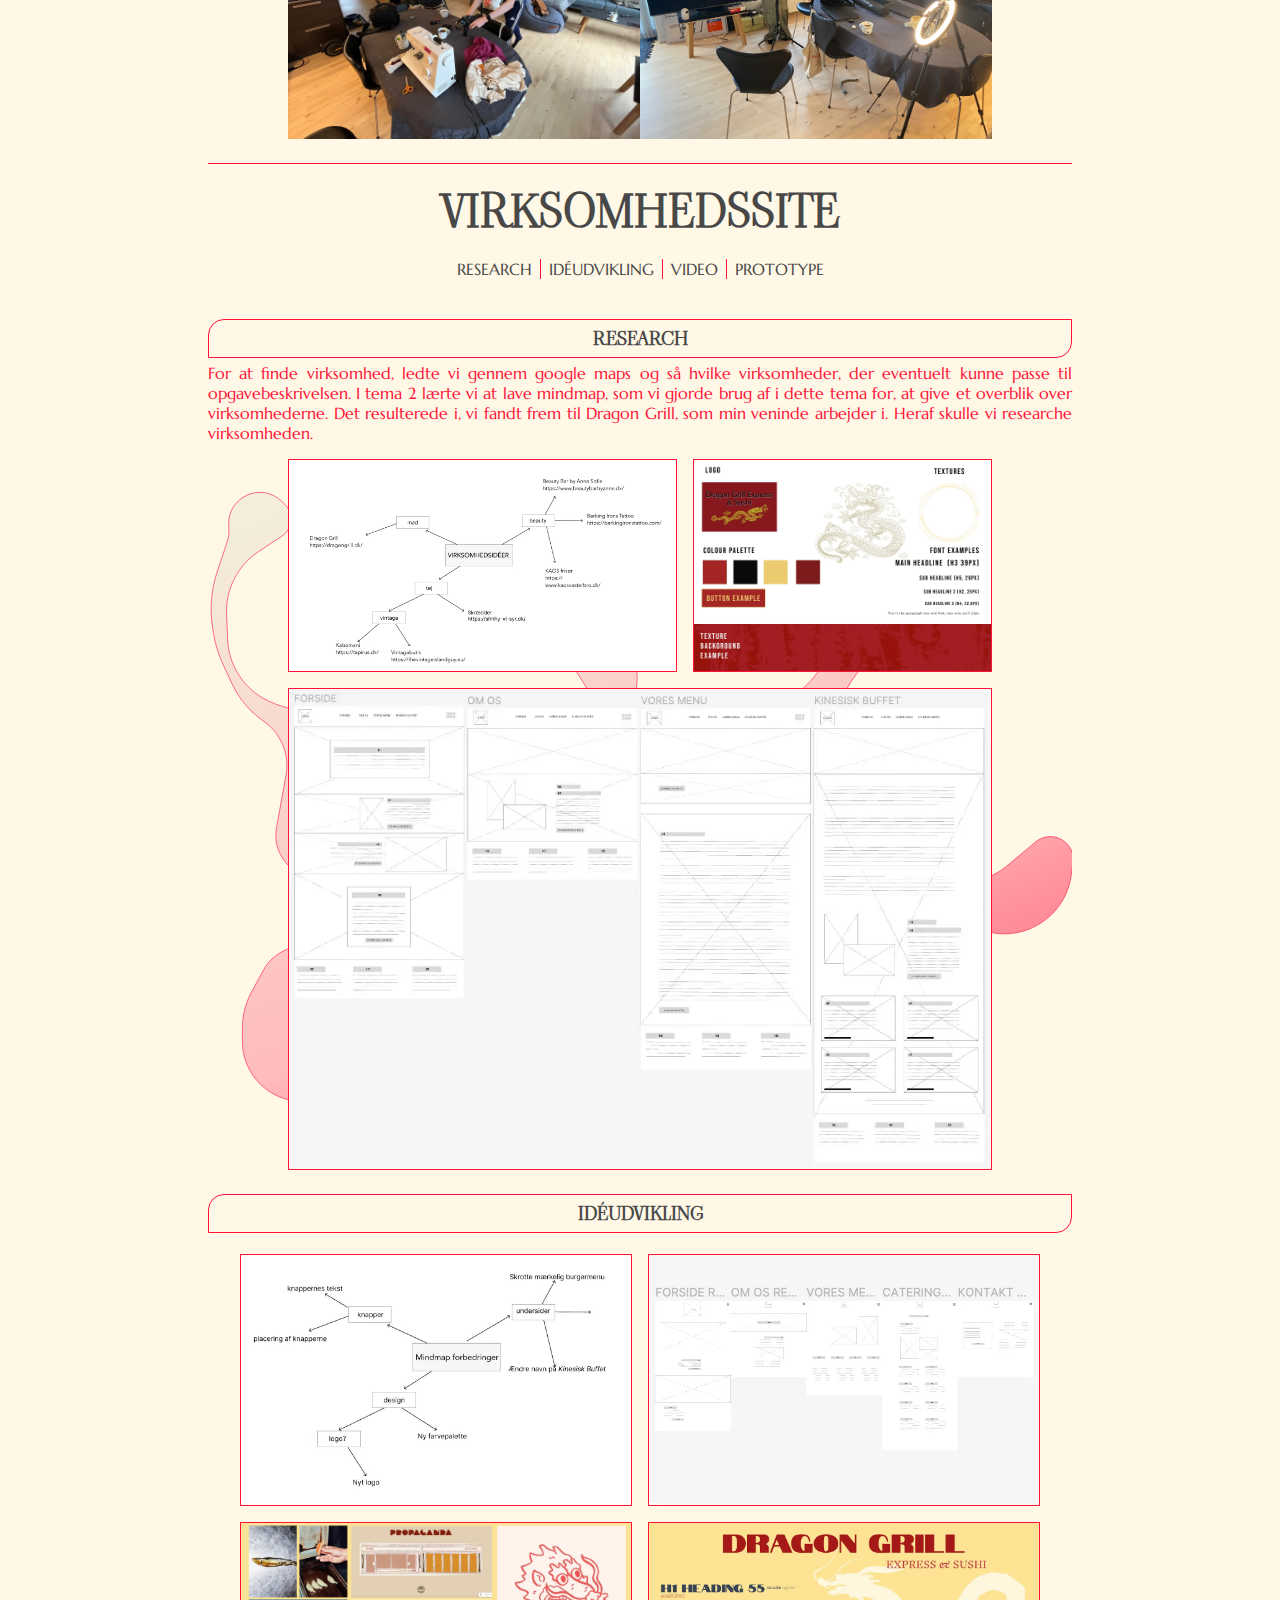
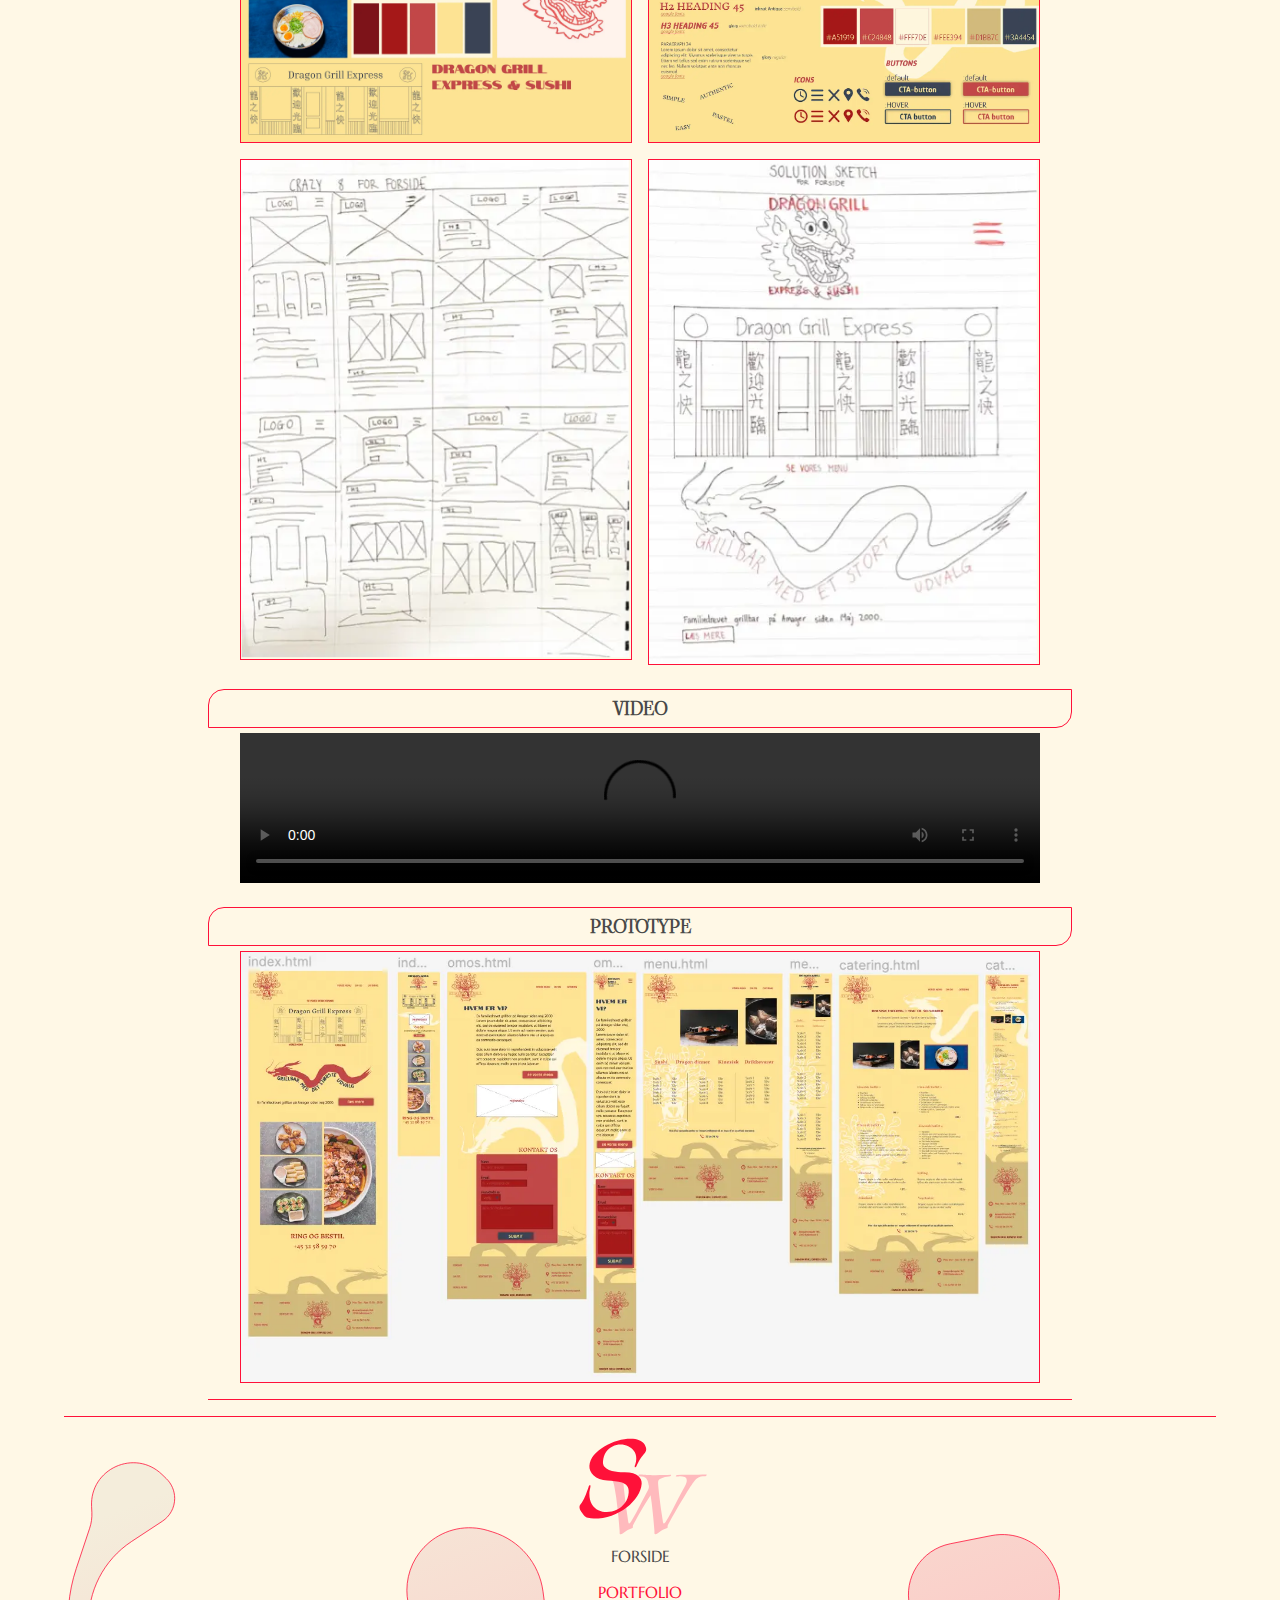
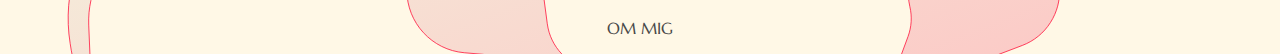
<file: tema05.html>
<!DOCTYPE html>
<html lang="da">

<head>
    <meta charset="UTF-8">
    <meta name="viewport" content="width=device-width, initial-scale=1.0">
    <title>TEMA 05</title>
    <link rel="stylesheet" href="css/generel.css">
    <link rel="stylesheet" href="css/layout.css">
    <link rel="preconnect" href="https://fonts.googleapis.com">
    <link rel="preconnect" href="https://fonts.gstatic.com" crossorigin>
    <link
        href="https://fonts.googleapis.com/css2?family=Marcellus&family=Playfair+Display:wght@400;600&family=Viaoda+Libre&display=swap"
        rel="stylesheet">
    <link rel="apple-touch-icon" sizes="180x180" href="img/favicon_io/apple-touch-icon.png">
    <link rel="icon" type="image/png" sizes="32x32" href="img/favicon_io/favicon-32x32.png">
    <link rel="icon" type="image/png" sizes="16x16" href="img/favicon_io/favicon-16x16.png">
    <link rel="manifest" href="img/favicon_io/site.webmanifest">
</head>

<body>
    <div id="top">
    </div>
    <header>
        <nav class="navbar">
            <a href="index.html"><img class="nav-branding" src="img/logo.svg" alt="logo"></a>
            <ul class="nav-menu">
                <li class="nav-item"><a href="index.html" class="nav-link">FORSIDE</a></li>
                <li class="nav-item"><a href="portfolio.html" class="nav-link active">PORTFOLIO</a></li>
                <li class="nav-item"><a href="ommig.html" class="nav-link">OM MIG</a></li>
            </ul>
            <div class="hamburger">
                <span class="bar"></span>
                <span class="bar"></span>
                <span class="bar"></span>
            </div>
        </nav>
    </header>
    <main>
        <section class="header_goback">
            <div class="back"> <a href="portfolio.html">back </a></div>
            <div>
                <h1>TEMA 05</h1>
                <p>grundlæggende indhold</p>
            </div>
        </section>

        <section class="temabeskrivelse">
            <p>Dette temaforløb gik meget ud på at lære Premier Pro at kende, billedredigering samt forbedre sine
                samarbejdsevner. Det handlede meget om kommunikation på tværs, hvor vi blandt andet lærte om SCRUM,
                for
                at gøre gruppesamarbejdet bedre. <br> <br> Derudover lærte vi også om forskellen mellem color correction
                og color
                grading. Hvor color correction var at redigere farverne i en video eller billede til at hvordan farverne
                rigtig skal se ud, hvorimod color grading er en måde at redigere farverne i en video eller billede for
                at give dem et stilistisk udtryk.</p>
            <p><br>I tema 5 havde vi 2 opgaver:</p>
            <div class="numberlist grid_1fr_1fr">
                <div>
                    <h3>VIDEOSITE</h3>
                    <p>
                        Den første opgave gik ud på at lave en videosite. Herunder skulle vi i par filme
                        videomateriale
                        til
                        hjemmesiden og lave hjemmesiden samt videoredigering individuelt.
                    </p>
                    <div class="button"> <a href="https://sofiaweng.github.io/videosite/">
                            <p class="buttontext">Se hjemmesiden her</p>
                        </a></div>
                </div>
                <div>
                    <h3>VIRKSOMHEDSSITE</h3>

                    <p class="numbertext">Anden opgave, fik vi til opgave at redesigne en eksisterende hjemmeside og
                        producere
                        videomateriale
                        til virksomheden i en gruppe af 4 personer.</p>

                    <div class="button"> <a href="https://snotbroder.github.io/Virksomhedssite05.02.02/index.html">
                            <p class="buttontext">Se hjemmesiden her</p>
                        </a></div>
                </div>
            </div>
            <h3>UDFORSK PROCESSEN FOR PROJEKTERNE</h3>
            <div class="navigation">
                <nav>
                    <ul>
                        <li><a href="#videosite">VIDEOSITE</a></li>
                        <li><a href="#virksomhedssite">VIRKSOMHEDSSITE</a></li>
                    </ul>

                </nav>
            </div>
        </section>
        <div class="tiltop"><a href="#top">top</a></div>

        <section id="videosite" class="temabeskrivelse">
            <h2>VIDEOSITE</h2>

            <div> <img src="img/tema/05_01_videosite.webp" alt="videosite"></div>

            <div class="grid_1fr_1fr">
                <img src="img/tema/05_01_backstage.webp" alt="backstage">
                <img src="img/tema/05_01_backstage2.webp" alt="backstage">
            </div>


        </section>
        <section id="virksomhedssite" class="temabeskrivelse">
            <h2>VIRKSOMHEDSSITE</h2>
            <div class="navigation">
                <nav>
                    <ul>
                        <li><a href="#research">RESEARCH</a></li>
                        <li><a href="#ide">IDÉUDVIKLING</a></li>
                        <li><a href="#video">VIDEO</a></li>
                        <li><a href="#prototype">PROTOTYPE</a></li>
                    </ul>

                </nav>
            </div>

            <section id="research">
                <h3>RESEARCH</h3>
                <p>For at finde virksomhed, ledte vi gennem google maps og så hvilke virksomheder, der eventuelt kunne
                    passe
                    til opgavebeskrivelsen. I tema 2 lærte vi at lave mindmap, som vi gjorde brug af i dette tema for,
                    at
                    give et
                    overblik over virksomhederne. Det resulterede i, vi fandt frem til Dragon Grill, som min veninde
                    arbejder i. Heraf skulle vi researche virksomheden.</p>

                <div class="grid_1fr_1fr">
                    <img class="image" src="img/tema/05_02_mindmap1.webp" alt="mindmap over virksomheder">
                    <img class="image" src="img/tema/05_02_oldstyletile.webp" alt="gammel styletile">
                </div>
                <div>
                    <img class="image" src="img/tema/05_02_oldwireframes.webp" alt="gammel WIREFRAMES">
                </div>

            </section>
            <section id="ide">
                <h3>IDÉUDVIKLING</h3>
                <div class="grid_1fr_1fr">
                    <img class="image" src="img/tema/05_02_mindmap2.webp" alt="mindmap over forbedringer">
                    <img class="image" src="img/tema/05_02_newwireframes.webp" alt="new wireframes">
                    <img class="image" src="img/tema/05_02_moodboard.webp" alt="moodboard">
                    <img class="image" src="img/tema/05_02_newstyletile.webp" alt="new styletile">
                    <img class="image" src="img/tema/05_02_skitse1.webp" alt="skitse">
                    <img class="image" src="img/tema/05_02_ss.webp" alt="solution sketch">
                </div>
            </section>
            <section id="video">
                <h3>VIDEO</h3>
                <div> <video controls class="forsidevideo"
                        src="https://voorde.dk/kea/05_indhold/02_redesign/loopy.webm"></video>
                </div>

            </section>
            <section id="prototype">
                <h3>PROTOTYPE</h3>
                <div>
                    <img class="image" src="img/tema/05_02_prototype.webp" alt="prototype">
                </div>
            </section>

        </section>
    </main>
    <footer>
        <div class="footerflex">
            <div><a href="index.html"> <img id="logo" src=" img/logo.svg" alt="logo"></a></div>
            <div>
                <nav>
                    <ul>
                        <li class=" nav-item footer"><a href="index.html" class="">FORSIDE</a></li>
                        <li class="nav-item footer"><a href="portfolio.html" class="active">PORTFOLIO</a></li>
                        <li class="nav-item footer"><a href="ommig.html" class="">OM MIG</a></li>
                    </ul>
                </nav>
            </div>
        </div>
    </footer>
    <script src="js/script.js"></script>
</body>

</html>
</file>
<file: css/generel.css>
/*---GÆLDENDE FOR ALLE SIDER---*/
html {
  scroll-behavior: smooth;
  --red: #ff1139;
  --pink: #ffbabd;
  --black: #484848;
  --beige: #fff8e6;
}

a,
li {
  text-decoration: none;
  list-style: none;
  color: var(--black);
  transition: 0.5s;
}
a:hover {
  color: var(--red);
  transition: 0.5s;
}
.active {
  color: var(--red);
}

header {
  border-bottom: var(--red) 1px solid;
}

h1 {
  color: var(--black);
  font-size: 14cqw;
  font-family: "viaoda libre", serif;
  font-weight: 300;
  text-align: center;
}
h2 {
  text-align: center;
  font-size: 15cqw;
  transition: 0.5s;
}
h2,
h3 {
  font-family: "Viaoda Libre", serif;
  color: var(--black);
}
p {
  color: var(--red);
  text-align: center;
  transition: 0.5s;
}

body {
  font-family: "Marcellus", serif;
  background-color: var(--beige);
}

.flex-row {
  display: flex;
  flex-direction: row;
  gap: 0.5rem;
  border-bottom: var(--red) 1px solid;
  padding-bottom: 3px;
}
.flex-row p {
  color: var(--black);
}
.flex-row :first-child {
  border-right: 1px solid var(--red);
  padding-right: 0.5rem;
}

/*TEMA UNDERSIDERNE*/
.header_goback h1 {
  margin-bottom: -20px;
}
.header_goback p {
  color: var(--black);
}
img {
  transition: 0.2s;
}
img:hover {
  scale: 1.2;
  transition: 0.2s;
}
.portrait {
  pointer-events: none;
}

@media (min-width: 700px) {
  body {
    width: 90%;
    margin: auto;
  }
}
/*ANIMATIONER*/
.flyvop {
  animation-name: flyvop_kf;
  animation-duration: 0.6s;
  animation-iteration-count: 1;
  animation-timing-function: linear;
  animation-fill-mode: forwards;
}
@keyframes flyvop_kf {
  0% {
    translate: 0 300%;
  }
  100% {
    translate: 0%;
  }
}
.imgclick {
  animation-name: imgclick_kf;
  animation-duration: 0.2s;
  animation-iteration-count: 1;
  animation-timing-function: linear;
  animation-fill-mode: forwards;
}
@keyframes imgclick_kf {
  0% {
    scale: 0;
  }
  100% {
    scale: 3;
    position: absolute;
  }
}

.pos1 {
  translate: 0 300%;
}

.delay2 {
  animation-delay: 0.5s;
}
</file>
<file: css/portfolio.css>
/*----------------portfolio indholdsfortegnelse-------------------*/
#indholdsfortegnelse {
  width: 70%;
  margin: auto;
  padding-bottom: 35%;
}
footer {
  border-top: var(--red) 1px solid;
}
h2 {
  margin-bottom: -20px;
}
.grid_1fr-1fr {
  display: grid;
  grid-template-columns: 1fr 1fr;
  gap: 2ch;
  text-align: right;
}
.grid_1fr-2fr {
  display: grid;
  grid-template-columns: 1fr 2fr;
}
#indholdsfortegnelse p,
#indholdsfortegnelse h3 {
  text-align: right;
  margin-bottom: -20px;
}

.grid_1fr {
  display: grid;
  gap: 3ch;
}

.nr {
  text-align: right;
}
.backgroundimg4 {
  display: none;
}
.backgroundimg5 {
  position: absolute;
  z-index: -1;
  pointer-events: none;
}
.tema:hover .nr {
  font-size: 16cqw;
  transition: 0.5s;
  color: #ff1139;
}
.tema:hover p {
  font-size: 3.1cqw;
  transition: 0.5s;
  color: #484848;
}
.tema:hover h3 {
  font-size: 1.5rem;
  color: #ff1139;
  transition: 0.5s;
}

/*DESKTOP*/
@media (min-width: 700px) {
  .backgroundimg5 {
    display: none;
  }
  .backgroundimg4 {
    display: inherit;
    position: absolute;
    aspect-ratio: 10/9;
    width: 95%;
    z-index: -1;
    transition: 0.5s;
    pointer-events: none;
  }
  .grid_1fr {
    display: grid;
    gap: 6ch;
  }
  .section2 {
    h1 {
      font-size: 8cqw;
    }
  }

  .nr {
    font-size: 9cqw;
  }

  #indholdsfortegnelse {
    width: 85%;
    margin: auto;
    display: grid;
    grid-template-columns: 1fr 1fr;
    gap: 6ch;
    padding-bottom: 32%;
    transition: 0.5s;
  }
  .tema:hover h3 {
    font-size: 1.3rem;
    color: #ff1139;
    transition: 0.5s;
  }
  .tema:hover .nr {
    font-size: 9.5cqw;
    transition: 0.5s;
  }
  .tema:hover p {
    font-size: large;
    transition: 0.5s;
    color: #484848;
  }
}

@media (min-width: 900px) {
  .backgroundimg4 {
    aspect-ratio: 11.5/9;
    transition: 0.5s;
  }
  #indholdsfortegnelse p,
  #indholdsfortegnelse h3,
  .nr {
    margin-bottom: -30px;
    transition: 0.3s;
  }
}
</file>
<file: css/layout.css>
/* ------ css reset ------ */
* {
  margin: 0px;
  padding: 0px;
  box-sizing: border-box;
}

img,
video {
  width: 100%;
  height: auto;
  display: block;
}

/*----------menu-------------*/

/*navigationsbar*/
.navbar {
  min-height: 70px;
  display: flex;
  justify-content: space-between;
  align-items: center;
  padding: 10px;
}
/*menuknapperne i navigationsbar*/
.nav-menu {
  display: flex;
  justify-content: space-around;
  gap: 20px;
}
/*logo*/
.nav-branding {
  width: 8ch;
  margin-left: 5px;
}
/*hamburgermenu*/
.hamburger {
  display: none;
  cursor: pointer;
  padding: 2ch;
}
.bar {
  display: block;
  width: 35px;
  height: 2px;
  margin: 8px auto;
  -webkit-transition: all 0.3s ease-in-out;
  transition: all 0.3s ease-in-out;
  background-color: var(--red);
  border-radius: 2px;
}

/*-------------mobil---------------*/
@media (max-width: 700px) {
  /*-----------BURGERMENU SETTINGS----------*/
  .hamburger {
    display: block;
  }
  /*de tre streger bliver til et kryds*/
  .hamburger.active .bar:nth-child(2) {
    opacity: 0;
  }
  .hamburger.active .bar:nth-child(1) {
    transform: translateY(10px) rotate(45deg);
  }
  .hamburger.active .bar:nth-child(3) {
    transform: translateY(-10px) rotate(-45deg);
  }
  /*menu settings, standard gør den ikke synlig*/
  .nav-menu {
    position: absolute;
    left: -100%;
    top: 9.1ch;
    gap: 0;
    flex-direction: column;
    background-color: var(--pink);
    width: 100%;
    text-align: center;
    transition: 0.3s;
    z-index: 1;
  }

  .nav-link {
    font-size: 1.5rem;
    /* color: var(--red);*/
  }
  /*
  .active {
    color: var(--black);
  }*/
  .nav-item {
    margin: 35px 16px;
    border-bottom: var(--red) 1px solid;
  }
  /*kommer frem, når den er active*/
  .nav-menu.active {
    left: 0;
  }
}
/*---FOOTER---*/
.footerflex {
  display: grid;
  grid-template-columns: 2fr 1fr;
}
footer {
  margin-top: 1rem;
  border-top: 1px solid var(--red);
  background-image: url(../img/illustrations/backgroundimg4.svg);
  background-size: cover;
}
.footer {
  text-align: right;
  width: 50%;
  margin-bottom: 1rem;
}
#logo {
  width: 30%;
  margin: 1rem 1rem 0 2rem;
}
/*---FORSIDE herosection---*/
.hero-img {
  display: grid;
  /*aspect-ratio: 80/100;*/
  background-image: url(../img/illustrations/backgroundimg.svg);
  background-size: cover;
  padding-bottom: 2%;
  width: 100%;
  height: auto;
  transition: 1s;
  overflow: hidden;
  height: 85vh;
}
.hero-img:hover {
  background-image: url(../img/illustrations/backgroundimg3.svg);
  transition: 1s;
}
/*container for tekst og knap til section
gør så man kan align tekst og knap indenfor sit grid*/
.hero-fill {
  display: grid;
}
/*tekst og knap tilhørende til hero-fill*/
#hero-button {
  padding-bottom: 5%;
  align-self: self-end;
}
.button {
  aspect-ratio: 485/127;
  background-image: url(../img/icons/button_default.webp);
  background-size: contain;
  background-repeat: no-repeat;
  width: 45%;
  height: auto;
  /*placerer item i midten*/
  margin: auto;
  transition: 0.5s;
  margin-top: 1rem;
}
.buttontext {
  text-align: center;
  padding: 8%;
  font-size: 3.5cqw;
  transition: 0.2s;
  color: var(--black);
}
.button:hover {
  background-image: url(../img/icons/button_hover.webp);
  transition: 0.5s;
}
.buttontext:hover {
  color: var(--red);
  transition: 0.5s;
}

.hero-text {
  align-self: self-end;
}
/*GÆLDENDE FOR TEMASIDERNE*/
/*topdelen af temasiderne med h1 og pil tilbage*/
.header_goback {
  background-image: url(../img/illustrations/backgroundimg4.svg);
  background-size: 30%;
  background-position-x: 90%;
  background-repeat: no-repeat;
  display: grid;
  grid-template-columns: 1fr 3.8fr 1fr;
  padding: 1ch;
}
/*pil tilbage knap*/
.back {
  background-image: url(../img/icons/arrowback.webp);
  background-size: cover;
  aspect-ratio: 53/31;
  width: 37px;
  margin: 2ch;
  transition: 0.5s;
}
.back:hover {
  background-image: url(../img/icons/arrowbackhover.webp);
  transition: 0.5s;
}
/*tekst for knappen er usynlig*/
.back a {
  color: transparent;
}
/*temabeskrivelse*/
.temabeskrivelse p {
  text-align: justify;
}
.temabeskrivelse {
  margin-left: 2rem;
  margin-right: 2rem;
  border-bottom: 1px solid var(--red);
}
.temabeskrivelse h2 {
  padding-top: 1rem;
  font-size: 6cqw;
}
.temabeskrivelse h3 {
  text-align: center;
  margin-top: 0.5rem;
  background-color: var(--beige);
  border-radius: 1rem 0 1rem 0;
  border: 1px solid var(--red);
  margin-bottom: 5px;
  padding: 5px;
}
.temabeskrivelse .button {
  width: 50%;
  margin-bottom: 1rem;
}
.temabeskrivelse .buttontext {
  text-align: center;
  font-size: inherit;
}
.numberlist p {
  text-align: left;
  margin-left: 1rem;
  margin-right: 1rem;
}
.numberlist h3 {
  margin-top: 1rem;
  border: none;
}
.numberlist {
  margin-bottom: 1rem;
}
.numberlist .buttontext {
  margin: 0;
}

/*navigation*/
.navigation nav ul {
  display: flex;
  flex-direction: row;
  justify-content: center;
  margin-left: 2rem;
  margin-right: 2rem;
  padding-bottom: 1rem;
  padding-top: 1rem;
}
.navigation nav li {
  border-right: 1px solid var(--red);
  padding: 0 0.5rem 0 0.5rem;
}
.navigation nav :last-child {
  border-right: 0;
}
/*til top knap*/
.tiltop {
  background-image: url(../img/icons/arrowup_default.webp);
  background-size: contain;
  background-repeat: no-repeat;
  height: 6%;
  position: fixed;
  bottom: 0;
  right: 48%;
  transition: 0.5s;
}
.tiltop a {
  color: transparent;
}
.tiltop:hover {
  background-image: url(../img/icons/arrowup_hover.webp);
  transition: 0.5s;
}

/*billeder*/
.grid_2fr-1fr {
  display: grid;
  grid-template-columns: 1fr;
  gap: 1rem;
  width: 75%;
  margin: auto;
  padding-top: 1rem;
  padding-bottom: 1rem;
}
.galleri02 {
  background-image: url(../img/illustrations/backgroundimg.svg);
  background-size: cover;
}
.galleri02 img {
  transition: 0.5s;
}
.galleri03 {
  background-image: url(../img/illustrations/backgroundimg5.svg);
  background-size: contain;
}
.galleri03 img {
  border: 1px solid var(--red);
}
.galleri04 img {
  margin-bottom: 1rem;
  background-color: white;
  border: 1px solid var(--red);
}
.galleri04 {
  padding-left: 2rem;
  padding-right: 2rem;
}
.grid_2fr-1fr img {
  border: 1px solid var(--red);
}
#videosite div {
  padding: 0rem 2rem 0rem 2rem;
}
#virksomhedssite div {
  padding: 0rem 2rem 0rem 2rem;
  padding-bottom: 1rem;
}

#videosite .grid_1fr_1fr {
  padding-bottom: 1.5rem;
}
#virksomhedssite .grid_1fr_1fr {
  display: grid;
  gap: 1rem;
  padding-top: 1rem;
}
#virksomhedssite img {
  border: 1px solid var(--red);
}
#virksomhedssite #research {
  background-image: url(../img/illustrations/backgroundimg4.svg);
  background-size: contain;
  background-repeat: no-repeat;
  background-position-y: 80%;
}
/*----OM MIG-----*/
em {
  color: var(--black);
}

.cv h2 {
  font-size: 6cqw;
}

.col1 section,
.col2 section {
  hyphens: auto;
  margin: 1.5rem;
}

/*alt tekst får text-align justify og sættes til venstre*/
.cv p,
.cv h2,
.cv h1 {
  text-align: justify;
}
/*---COLUMN 1--*/
.cv img {
  margin: 0;
  width: 100%;
  border: var(--red) 1px solid;
  border-radius: 5rem;
}
.col1 {
  background-image: url(../img/illustrations/backgroundimg.svg);
  background-size: cover;
}
.grid_1fr1fr {
  display: grid;
  grid-template-columns: 1fr 1fr;
}
.grid_1fr1fr div {
  margin: 1.5rem;
}
.col1 section {
  margin-top: 0;
  margin-bottom: 0;
}
.col1 section:last-child {
  margin-left: 0;
}
/*kontaktboks*/
.kontakt {
  background-color: var(--beige);
  border-top-right-radius: 2rem;
  border-bottom-left-radius: 2rem;
  border: var(--red) 1px solid;
  padding: 1rem;
  margin-left: 0;
  text-align: justify;
}
.kontakt a:hover {
  color: var(--black);
  transition: 0.5s;
}
.kontakt a {
  color: var(--red);
  transition: 0.5s;
}
.kontakt li {
  padding-top: 2rem;
}
.kontakt h3 {
  border-bottom: 1px solid var(--red);
}
/*--COLUMN 2--*/
.uddannelse {
  display: grid;
  gap: 1rem;
}
.kompetencer li {
  list-style: circle;
  color: var(--red);
  margin-left: 1rem;
  padding-bottom: 2px;
}

/*DESKTOP*/
@media (min-width: 700px) {
  /*footer*/
  #logo {
    width: 12%;
    margin: auto;
  }
  .footerflex {
    display: grid;
    grid-template-columns: 1fr;
  }
  .footer {
    text-align: center;
    width: initial;
  }
  .footer ul {
    margin-bottom: 1rem;
    text-align: center;
  }
  /*--FORSIDE hero-section--*/
  .hero-fill h1 {
    font-size: 14cqw;
  }
  .hero-img {
    /*aspect-ratio: 1920/925;*/
    background-size: cover;
    height: 83vh;
    transition: 1s;
  }
  /*sætter container i bunden af section i stedet for at det ligger spredt*/
  .hero-fill {
    align-self: self-end;
  }
  #hero-button {
    padding-bottom: 0%;
  }
  .button {
    width: 27%;
  }
  .button p {
    font-size: 1.9cqw;
  }

  /*--tema--*/
  .header_goback {
    background-size: 38%;
    margin-bottom: 5px;
  }
  .flex_button {
    display: flex;
    flex-direction: row;
    justify-content: space-between;
  }
  .grid_2fr-1fr {
    display: grid;
    grid-template-columns: 2.2fr 1fr;
    padding-top: 2rem;
    padding-bottom: 2rem;
  }
  .temabeskrivelse,
  .navigation {
    width: 75%;
    margin: auto;
  }
  /*navigation*/
  .navigation nav {
    margin: 0;
  }
  .tiltop {
    position: fixed;
    bottom: 0;
    right: 0;
    margin: 0 3.5rem 2rem 0;
    transition: 0.5s;
  }
  .temabeskrivelse .button {
    width: 30%;
  }
  .temabeskrivelse .grid_1fr_1fr .button {
    width: 60%;
  }
  .temabeskrivelse .buttontext {
    font-size: 1.5cqw;
  }
  .temabeskrivelse h2 {
    font-size: 3.5cqw;
  }
  .numberlist .button {
    width: 55%;
  }

  /*galleri*/
  .grid_1fr_1fr {
    display: grid;
    grid-template-columns: 1fr 1fr;
    gap: 1rem;
  }
  #research .grid_1fr_1fr {
    display: grid;
    grid-template-columns: 1fr 1.12fr;
  }
  #skitse .grid_1fr :last-child {
    margin-top: 1rem;
  }
  #skitse .grid_1fr_1fr {
    display: grid;
    grid-template-columns: 1fr 1.18fr;
  }
  #videosite .grid_1fr_1fr {
    gap: 0;
  }
  #videosite div,
  #virksomhedssite #research div {
    padding-left: 5rem;
    padding-right: 5rem;
    padding-bottom: 1rem;
  }
  #virksomhedssite #research .grid_1fr_1fr {
    display: grid;
    grid-template-columns: 1.3fr 1fr;
    padding-top: 1rem;
  }

  /*--OM MIG--*/
  .cv {
    margin: auto;
    display: grid;
    grid-template-columns: 1fr 2fr;
  }
  .grid_1fr1fr {
    display: grid;
    grid-template-columns: 1fr;
    gap: 1rem;
  }
  .cv img {
    width: 70%;
    border-radius: 10rem;
  }
  .cv h1 {
    font-size: 7cqw;
  }

  .cv h2 {
    font-size: 3cqw;
  }
  .col1 {
    background-image: url(../img/illustrations/backgroundimg4.svg);
    background-size: cover;
  }
  .col2 {
    border-left: 1px solid var(--red);
    width: 80%;
  }
}
@media (min-width: 900px) {
  .temabeskrivelse .buttontext {
    font-size: inherit;
  }
}
</file>
